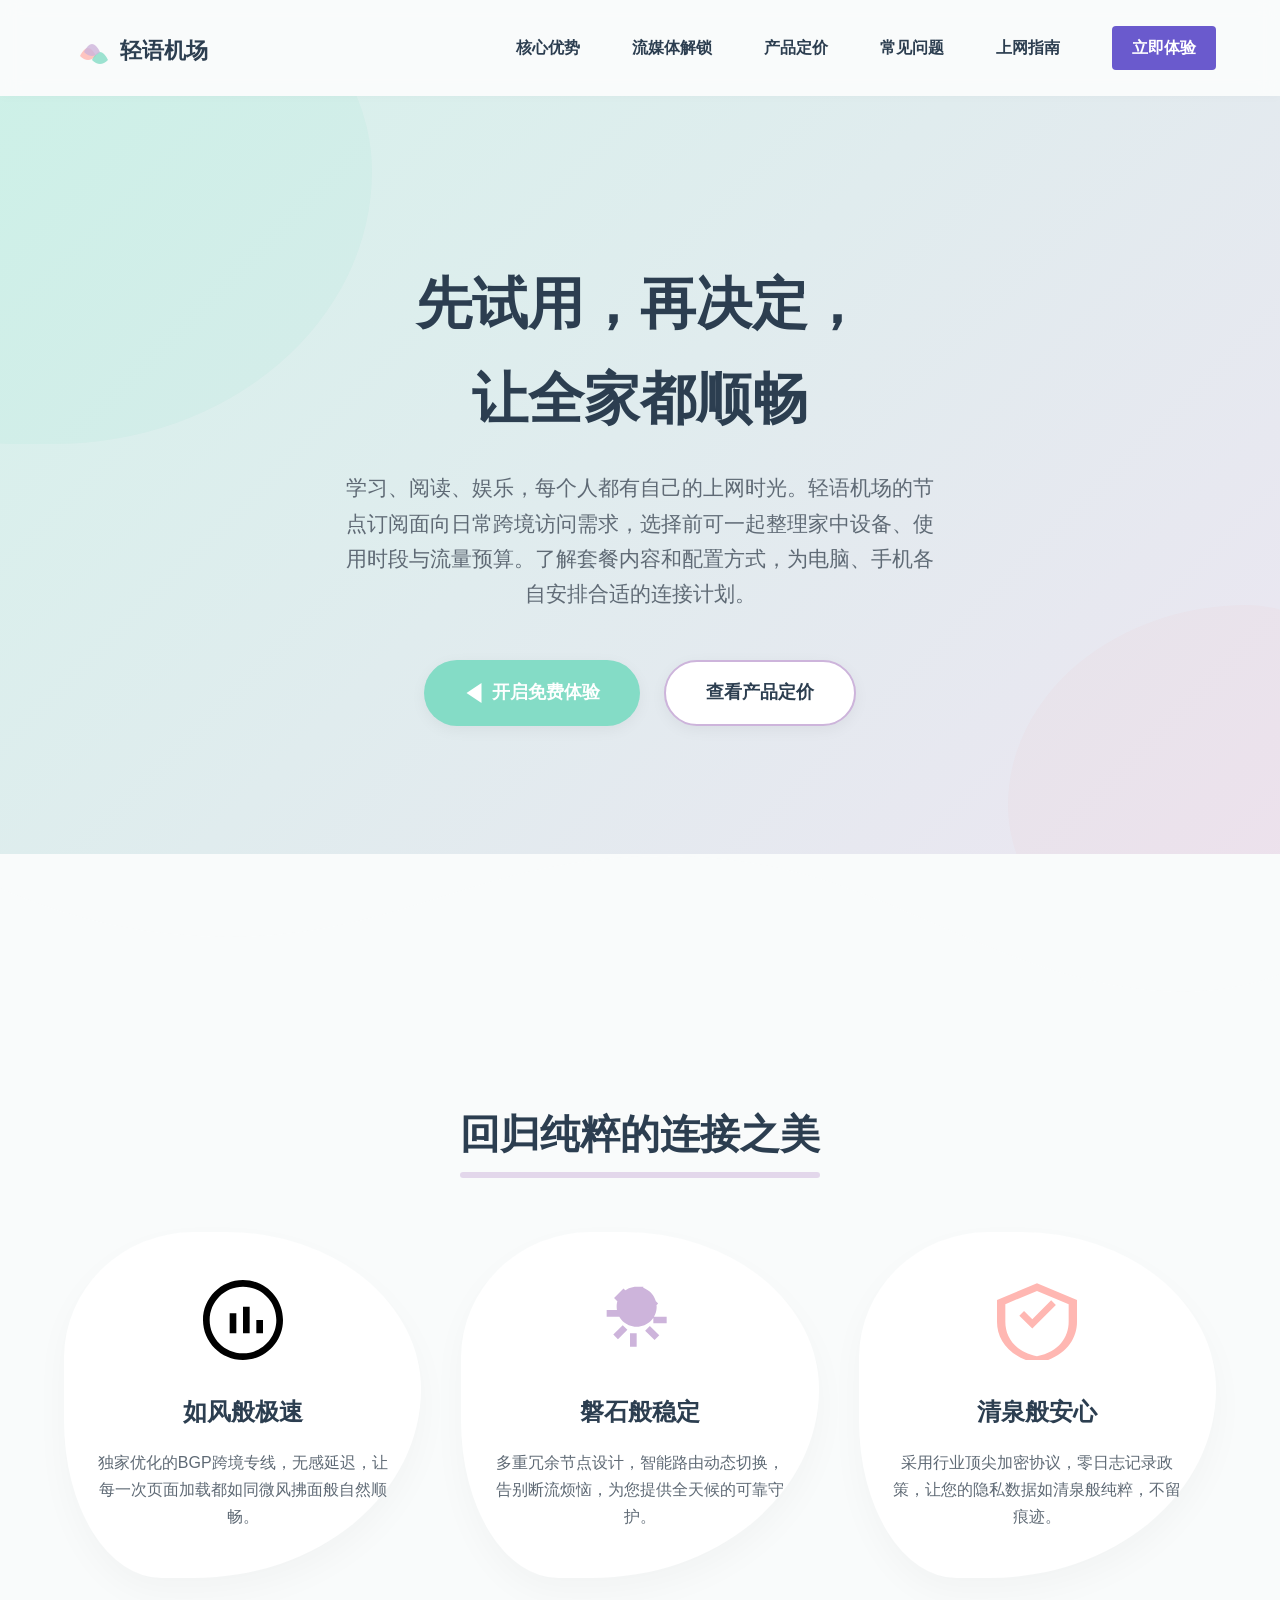
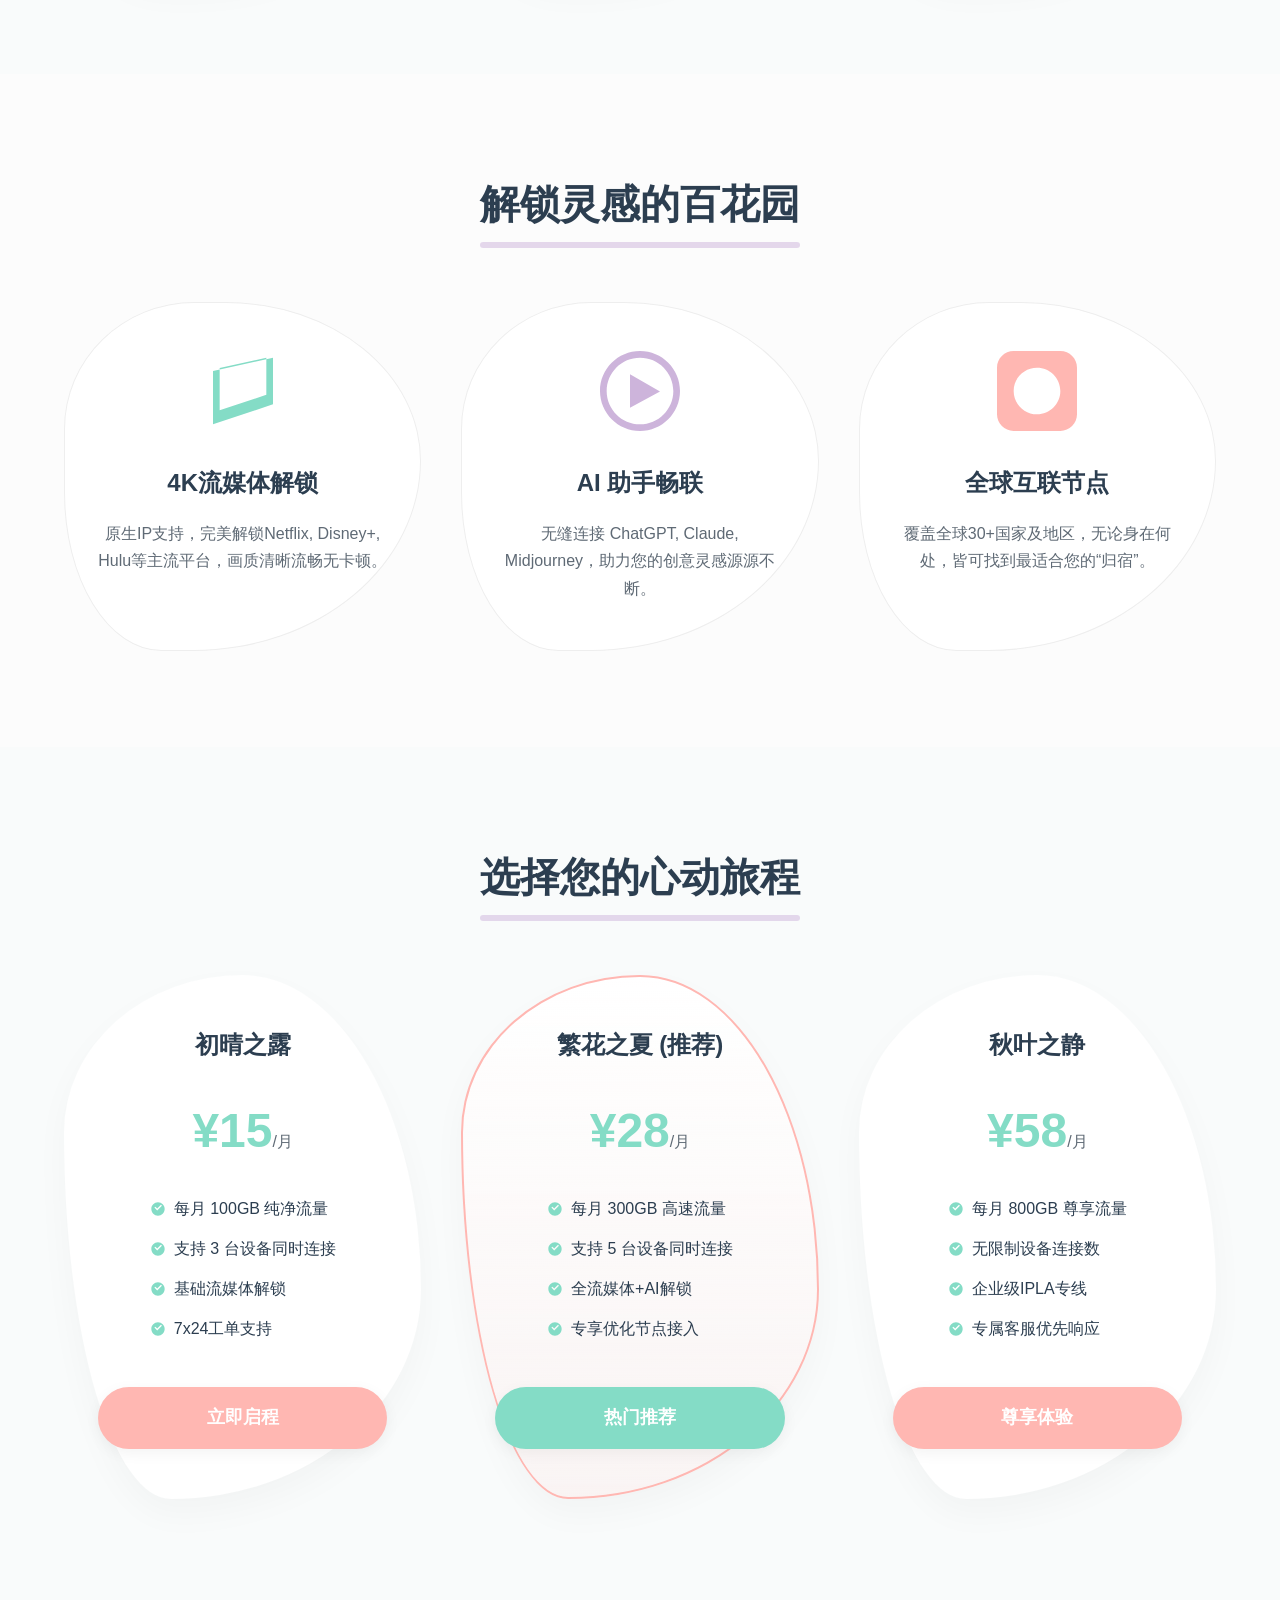
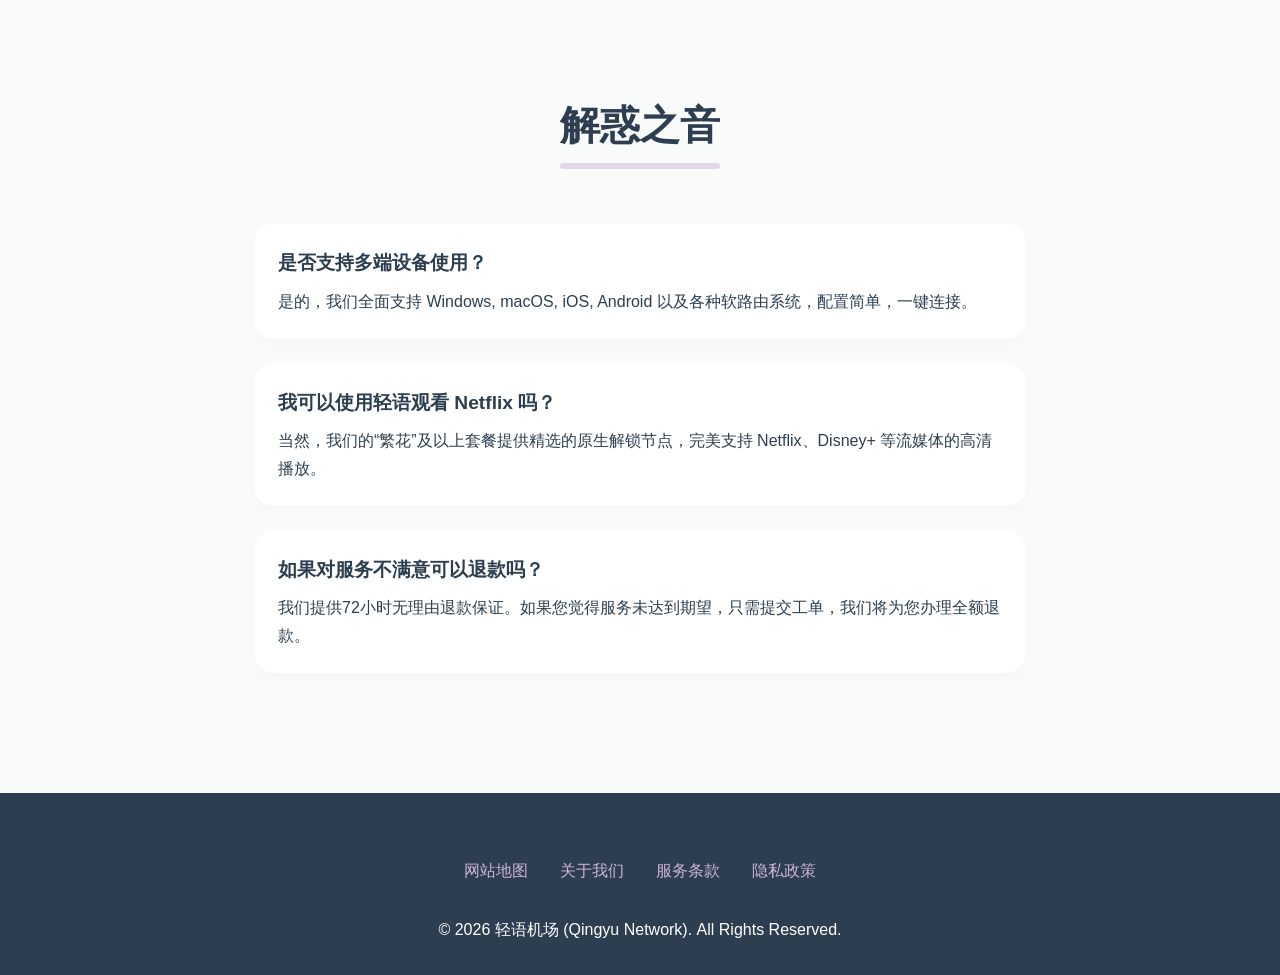
<file: index.html>
<!DOCTYPE html>

<html lang="zh-CN">
<head>
<meta charset="utf-8"/>
<meta content="width=device-width, initial-scale=1.0" name="viewport"/>
<title>轻语机场 - 全家人的上网指南 | 免费体验与家庭网络实用技巧</title>
<link href="style.css" rel="stylesheet"/>
<meta content="学习、阅读、娱乐，每个人都有自己的上网时光。轻语机场的节点订阅面向日常跨境访问需求，选择前可一起整理家中设备、使用时段与流量预算。了解套餐内容和配置方式，为电脑、手机各自安排合适的连接计划。" name="description"/>
<meta content="轻语机场, 机场推荐, 免费体验, 路由器摆放, FTTR, Wi-Fi信道, 测速工具" name="keywords"/>
<meta content="轻语机场 - 全家人的上网指南 | 免费体验与家庭网络实用技巧" property="og:title"/>
<meta content="学习、阅读、娱乐，每个人都有自己的上网时光。轻语机场的节点订阅面向日常跨境访问需求，选择前可一起整理家中设备、使用时段与流量预算。了解套餐内容和配置方式，为电脑、手机各自安排合适的连接计划。" property="og:description"/>
<meta content="website" property="og:type"/>
<meta content="https://qingyujichang.mom/" property="og:url"/>
<meta content="https://qingyujichang.mom/og-image.jpg" property="og:image"/>
<meta content="轻语机场" property="og:site_name"/>
<script type="application/ld+json">
    {
      "@context": "https://schema.org/",
      "@type": "Product",
      "name": "轻语机场",
      "description": "追剧卡顿？网课掉线？轻语机场为您带来无缝连接的网络加速体验。完美解锁各大流媒体，一键极速秒开海外高清资源。高性价比的友好型机场推荐，全天候守护您与家人的数字生活。",
      "brand": {
        "@type": "Brand",
        "name": "轻语机场"
      }
    }
    </script>
<style id="swc-mobile-layout-fix">@media(max-width:768px){.card::before{left:0;width:100%;}}</style>  <link rel="canonical" href="https://qingyujichang.mom/">
</head>
<body>
<header>
<div class="logo">
<svg aria-label="轻语机场 Logo" height="48" role="img" viewbox="0 0 200 60" width="160" xmlns="http://www.w3.org/2000/svg">
<path d="M 20 40 Q 30 20 40 40 Q 30 50 20 40 Z" fill="#FFB7B2" opacity="0.8"></path>
<path d="M 35 45 Q 45 25 55 45 Q 45 55 35 45 Z" fill="#84DCC6" opacity="0.8"></path>
<path d="M 25 35 Q 35 15 45 35 Q 35 45 25 35 Z" fill="#CDB4DB" opacity="0.8"></path>
<text fill="#2C3E50" font-family="'Microsoft YaHei', sans-serif" font-size="28" font-weight="bold" x="70" y="42">轻语机场</text>
</svg>
</div>
<input class="menu-toggle" id="mobile-menu-toggle" style="display:none;" type="checkbox"/>
<label class="menu-hamburger" for="mobile-menu-toggle">
<span></span><span></span><span></span>
</label>
<nav style="display:flex; gap: 20px; align-items: center;">
<a href="index.html#advantages" style="text-decoration:none; color:inherit; font-weight:bold;">核心优势</a>
<a href="index.html#streaming" style="text-decoration:none; color:inherit; font-weight:bold;">流媒体解锁</a>
<a href="index.html#pricing" style="text-decoration:none; color:inherit; font-weight:bold;">产品定价</a>
<a href="index.html#faq" style="text-decoration:none; color:inherit; font-weight:bold;">常见问题</a>
<a href="surfing-guide.html" style="text-decoration:none; color:inherit; font-weight:bold;">上网指南</a>
<a class="nav-cta" href="https://ww012.twilightaff.com/#/?code=A56DH1Af" rel="nofollow" target="_blank">立即体验</a>
</nav>
</header>
<section class="hero">
<h1>先试用，再决定，<br/>让全家都顺畅</h1>
<p>学习、阅读、娱乐，每个人都有自己的上网时光。轻语机场的节点订阅面向日常跨境访问需求，选择前可一起整理家中设备、使用时段与流量预算。了解套餐内容和配置方式，为电脑、手机各自安排合适的连接计划。</p>
<div class="cta-group">
<a class="btn btn-primary" href="https://ww012.twilightaff.com/#/?code=A56DH1Af" rel="nofollow" target="_blank">
<svg aria-label="轻语机场 Logo" role="img" style="width:20px;height:20px;margin-right:8px;fill:#fff;" viewbox="0 0 24 24"><path d="M3 12l18-12v24z"></path></svg> 开启免费体验
      </a>
<a class="btn btn-dofollow" href="#pricing">查看产品定价</a>
</div>
</section>
<div class="wave-divider">
<svg aria-label="轻语机场 Logo" preserveaspectratio="none" role="img" viewbox="0 0 1200 120">
<path d="M321.39,56.44c58-10.79,114.16-30.13,172-41.86,82.39-16.72,168.19-17.73,250.45-.39C823.78,31,906.67,72,985.66,92.83c70.05,18.48,146.53,26.09,214.34,3V0H0V27.35A600.21,600.21,0,0,0,321.39,56.44Z" fill="#F9FBFB"></path>
</svg>
</div>
<section id="advantages">
<h2 class="section-title">回归纯粹的连接之美</h2>
<div class="grid">
<div class="card">
<svg aria-label="轻语机场 Logo" role="img" viewbox="0 0 24 24"><path d="M12 2c5.514 0 10 4.486 10 10s-4.486 10-10 10-10-4.486-10-10 4.486-10 10-10zm0-2c-6.627 0-12 5.373-12 12s5.373 12 12 12 12-5.373 12-12-5.373-12-12-12zm-2 16h-2v-6h2v6zm4 0h-2v-8h2v8zm4 0h-2v-4h2v4z"></path></svg>
<h3>如风般极速</h3>
<p>独家优化的BGP跨境专线，无感延迟，让每一次页面加载都如同微风拂面般自然顺畅。</p>
</div>
<div class="card">
<svg aria-label="轻语机场 Logo" role="img" viewbox="0 0 24 24"><path d="M11 2v4h2v-4h-2zm3.61 2.22l-1.41 1.41 2.83 2.83 1.41-1.41-2.83-2.83zm5.39 6.78h-4v2h4v-2zm-2.22 5.61l-2.83-2.83-1.41 1.41 2.83 2.83 1.41-1.41zm-6.78 3.39v-4h-2v4h2zm-5.61-2.22l2.83-2.83-1.41-1.41-2.83 2.83 1.41 1.41zm-3.39-6.78h4v-2h-4v2zm2.22-5.61l1.41 1.41 2.83-2.83-1.41-1.41-2.83 2.83zm6.78-3.39c-3.31 0-6 2.69-6 6s2.69 6 6 6 6-2.69 6-6-2.69-6-6-6z" fill="#CDB4DB"></path></svg>
<h3>磐石般稳定</h3>
<p>多重冗余节点设计，智能路由动态切换，告别断流烦恼，为您提供全天候的可靠守护。</p>
</div>
<div class="card">
<svg aria-label="轻语机场 Logo" role="img" viewbox="0 0 24 24"><path d="M12 1l-12 5v6.5c0 5.55 3.84 10.74 12 12.5 8.16-1.76 12-6.95 12-12.5v-6.5l-12-5zm0 2.28l9.5 3.96v5.26c0 4.67-2.92 9-9.5 10.37-6.58-1.37-9.5-5.7-9.5-10.37v-5.26l9.5-3.96zm-1.41 11.3l-3.89-3.88 1.41-1.41 2.48 2.47 5.66-5.66 1.41 1.41-7.07 7.07z" fill="#FFB7B2"></path></svg>
<h3>清泉般安心</h3>
<p>采用行业顶尖加密协议，零日志记录政策，让您的隐私数据如清泉般纯粹，不留痕迹。</p>
</div>
</div>
</section>
<section id="streaming" style="background-color: #fcfcfc;">
<h2 class="section-title">解锁灵感的百花园</h2>
<div class="grid">
<div class="card" style="box-shadow: none; border: 1px solid #eee;">
<svg aria-label="轻语机场 Logo" role="img" viewbox="0 0 24 24"><path d="M21 16v-14l-18 4v16l18-6zm-16-10.87l14-3.11v11.12l-14 4.67v-12.68z" fill="#84DCC6"></path></svg>
<h3>4K流媒体解锁</h3>
<p>原生IP支持，完美解锁Netflix, Disney+, Hulu等主流平台，画质清晰流畅无卡顿。</p>
</div>
<div class="card" style="box-shadow: none; border: 1px solid #eee;">
<svg aria-label="轻语机场 Logo" role="img" viewbox="0 0 24 24"><path d="M12 2c5.514 0 10 4.486 10 10s-4.486 10-10 10-10-4.486-10-10 4.486-10 10-10zm0-2c-6.627 0-12 5.373-12 12s5.373 12 12 12 12-5.373 12-12-5.373-12-12-12zm-3 17v-10l9 5.146-9 4.854z" fill="#CDB4DB"></path></svg>
<h3>AI 助手畅联</h3>
<p>无缝连接 ChatGPT, Claude, Midjourney，助力您的创意灵感源源不断。</p>
</div>
<div class="card" style="box-shadow: none; border: 1px solid #eee;">
<svg aria-label="轻语机场 Logo" role="img" viewbox="0 0 24 24"><path d="M19 0h-14c-2.761 0-5 2.239-5 5v14c0 2.761 2.239 5 5 5h14c2.762 0 5-2.239 5-5v-14c0-2.761-2.238-5-5-5zm-7 19c-3.86 0-7-3.14-7-7s3.14-7 7-7 7 3.14 7 7-3.14 7-7 7z" fill="#FFB7B2"></path></svg>
<h3>全球互联节点</h3>
<p>覆盖全球30+国家及地区，无论身在何处，皆可找到最适合您的“归宿”。</p>
</div>
</div>
</section>
<section id="pricing">
<h2 class="section-title">选择您的心动旅程</h2>
<div class="grid">
<div class="card price-card">
<h3>初晴之露</h3>
<div class="price">¥15<span>/月</span></div>
<ul class="features-list">
<li>每月 100GB 纯净流量</li>
<li>支持 3 台设备同时连接</li>
<li>基础流媒体解锁</li>
<li>7x24工单支持</li>
</ul>
<a class="btn btn-secondary" href="https://ww012.twilightaff.com/#/?code=A56DH1Af" rel="nofollow" style="width:100%" target="_blank">立即启程</a>
</div>
<div class="card price-card featured">
<h3>繁花之夏 (推荐)</h3>
<div class="price">¥28<span>/月</span></div>
<ul class="features-list">
<li>每月 300GB 高速流量</li>
<li>支持 5 台设备同时连接</li>
<li>全流媒体+AI解锁</li>
<li>专享优化节点接入</li>
</ul>
<a class="btn btn-primary" href="https://ww012.twilightaff.com/#/?code=A56DH1Af" rel="nofollow" style="width:100%" target="_blank">热门推荐</a>
</div>
<div class="card price-card">
<h3>秋叶之静</h3>
<div class="price">¥58<span>/月</span></div>
<ul class="features-list">
<li>每月 800GB 尊享流量</li>
<li>无限制设备连接数</li>
<li>企业级IPLA专线</li>
<li>专属客服优先响应</li>
</ul>
<a class="btn btn-secondary" href="https://ww012.twilightaff.com/#/?code=A56DH1Af" rel="nofollow" style="width:100%" target="_blank">尊享体验</a>
</div>
</div>
</section>
<section id="faq" style="max-width: 900px; margin: 0 auto;">
<h2 class="section-title">解惑之音</h2>
<div class="faq-item">
<h4>是否支持多端设备使用？</h4>
<p>是的，我们全面支持 Windows, macOS, iOS, Android 以及各种软路由系统，配置简单，一键连接。</p>
</div>
<div class="faq-item">
<h4>我可以使用轻语观看 Netflix 吗？</h4>
<p>当然，我们的“繁花”及以上套餐提供精选的原生解锁节点，完美支持 Netflix、Disney+ 等流媒体的高清播放。</p>
</div>
<div class="faq-item">
<h4>如果对服务不满意可以退款吗？</h4>
<p>我们提供72小时无理由退款保证。如果您觉得服务未达到期望，只需提交工单，我们将为您办理全额退款。</p>
</div>
</section>
<footer>
<div class="footer-links">
<a href="sitemap.html">网站地图</a>
<a href="about.html">关于我们</a>
<a href="terms.html">服务条款</a>
<a href="privacy.html">隐私政策</a>
</div>
<p>© 2026 轻语机场 (Qingyu Network). All Rights Reserved.</p>
</footer>
</body>
</html>
</file>
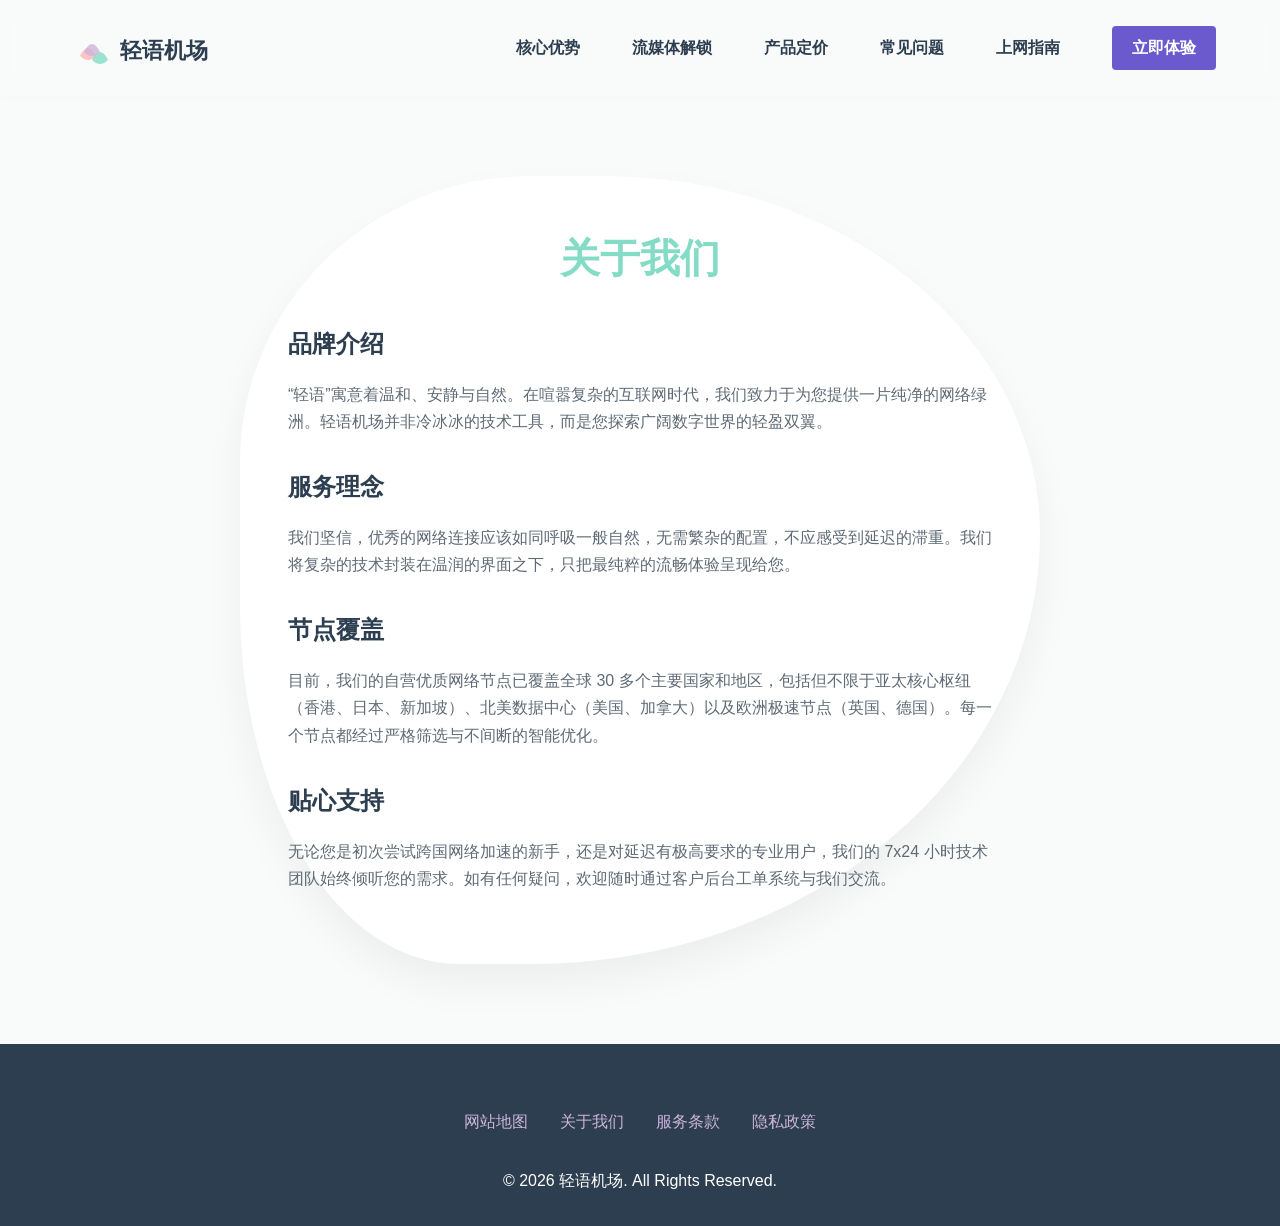
<file: about.html>
<!DOCTYPE html>
<html lang="zh-CN">
<head>
  <meta charset="UTF-8">
  <meta name="viewport" content="width=device-width, initial-scale=1.0">
  <title>关于我们 - 轻语机场</title>
  <link rel="stylesheet" href="style.css">
  <link rel="canonical" href="https://qingyujichang.mom/about.html">
</head>
<body>
  <header>
    <div class="logo">
      <svg viewBox="0 0 200 60" width="160" height="48" xmlns="http://www.w3.org/2000/svg">
        <path d="M 20 40 Q 30 20 40 40 Q 30 50 20 40 Z" fill="#FFB7B2" opacity="0.8"/>
        <path d="M 35 45 Q 45 25 55 45 Q 45 55 35 45 Z" fill="#84DCC6" opacity="0.8"/>
        <path d="M 25 35 Q 35 15 45 35 Q 35 45 25 35 Z" fill="#CDB4DB" opacity="0.8"/>
        <text x="70" y="42" font-size="28" font-family="'Microsoft YaHei', sans-serif" font-weight="bold" fill="#2C3E50">轻语机场</text>
      </svg>
    </div>
    
            <input type="checkbox" id="mobile-menu-toggle" class="menu-toggle" style="display:none;">
            <label for="mobile-menu-toggle" class="menu-hamburger">
                <span></span><span></span><span></span>
            </label>
            <nav style="display:flex; gap: 20px; align-items: center;">
<a href="index.html#advantages" style="text-decoration:none; color:inherit; font-weight:bold;">核心优势</a>
            <a href="index.html#streaming" style="text-decoration:none; color:inherit; font-weight:bold;">流媒体解锁</a>
            <a href="index.html#pricing" style="text-decoration:none; color:inherit; font-weight:bold;">产品定价</a>
            <a href="index.html#faq" style="text-decoration:none; color:inherit; font-weight:bold;">常见问题</a>
<a href="surfing-guide.html" style="text-decoration:none; color:inherit; font-weight:bold;">上网指南</a>
<a href="https://ww012.twilightaff.com/#/?code=A56DH1Af" rel="nofollow" target="_blank" class="nav-cta">立即体验</a>
</nav>
  </header>

  <div class="page-container">
    <h1>关于我们</h1>
    <h2>品牌介绍</h2>
    <p>“轻语”寓意着温和、安静与自然。在喧嚣复杂的互联网时代，我们致力于为您提供一片纯净的网络绿洲。轻语机场并非冷冰冰的技术工具，而是您探索广阔数字世界的轻盈双翼。</p>
    
    <h2>服务理念</h2>
    <p>我们坚信，优秀的网络连接应该如同呼吸一般自然，无需繁杂的配置，不应感受到延迟的滞重。我们将复杂的技术封装在温润的界面之下，只把最纯粹的流畅体验呈现给您。</p>
    
    <h2>节点覆盖</h2>
    <p>目前，我们的自营优质网络节点已覆盖全球 30 多个主要国家和地区，包括但不限于亚太核心枢纽（香港、日本、新加坡）、北美数据中心（美国、加拿大）以及欧洲极速节点（英国、德国）。每一个节点都经过严格筛选与不间断的智能优化。</p>
    
    <h2>贴心支持</h2>
    <p>无论您是初次尝试跨国网络加速的新手，还是对延迟有极高要求的专业用户，我们的 7x24 小时技术团队始终倾听您的需求。如有任何疑问，欢迎随时通过客户后台工单系统与我们交流。</p>
  </div>

  <footer>
    <div class="footer-links">
      <a href="sitemap.html">网站地图</a>
      <a href="about.html">关于我们</a>
      <a href="terms.html">服务条款</a>
      <a href="privacy.html">隐私政策</a>
    </div>
    <p>&copy; 2026 轻语机场. All Rights Reserved.</p>
  </footer>
</body>
</html>
</file>
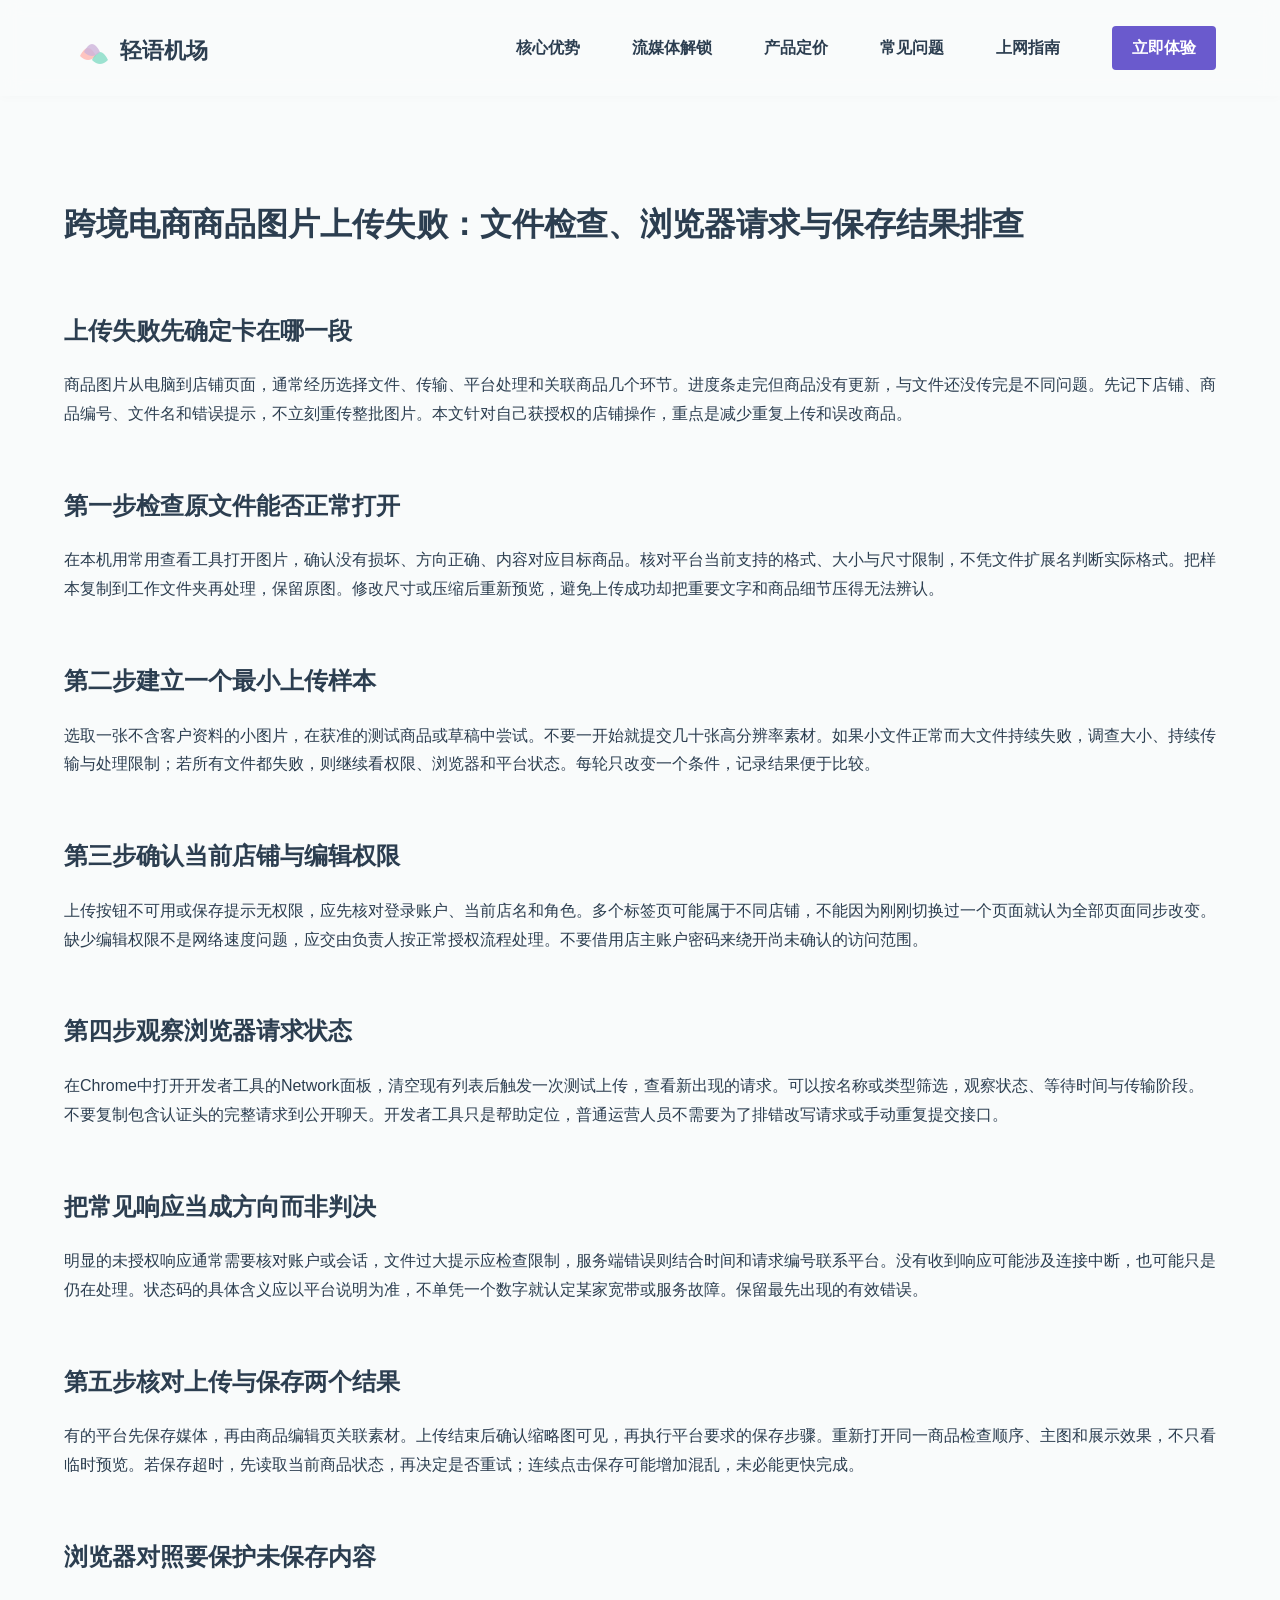
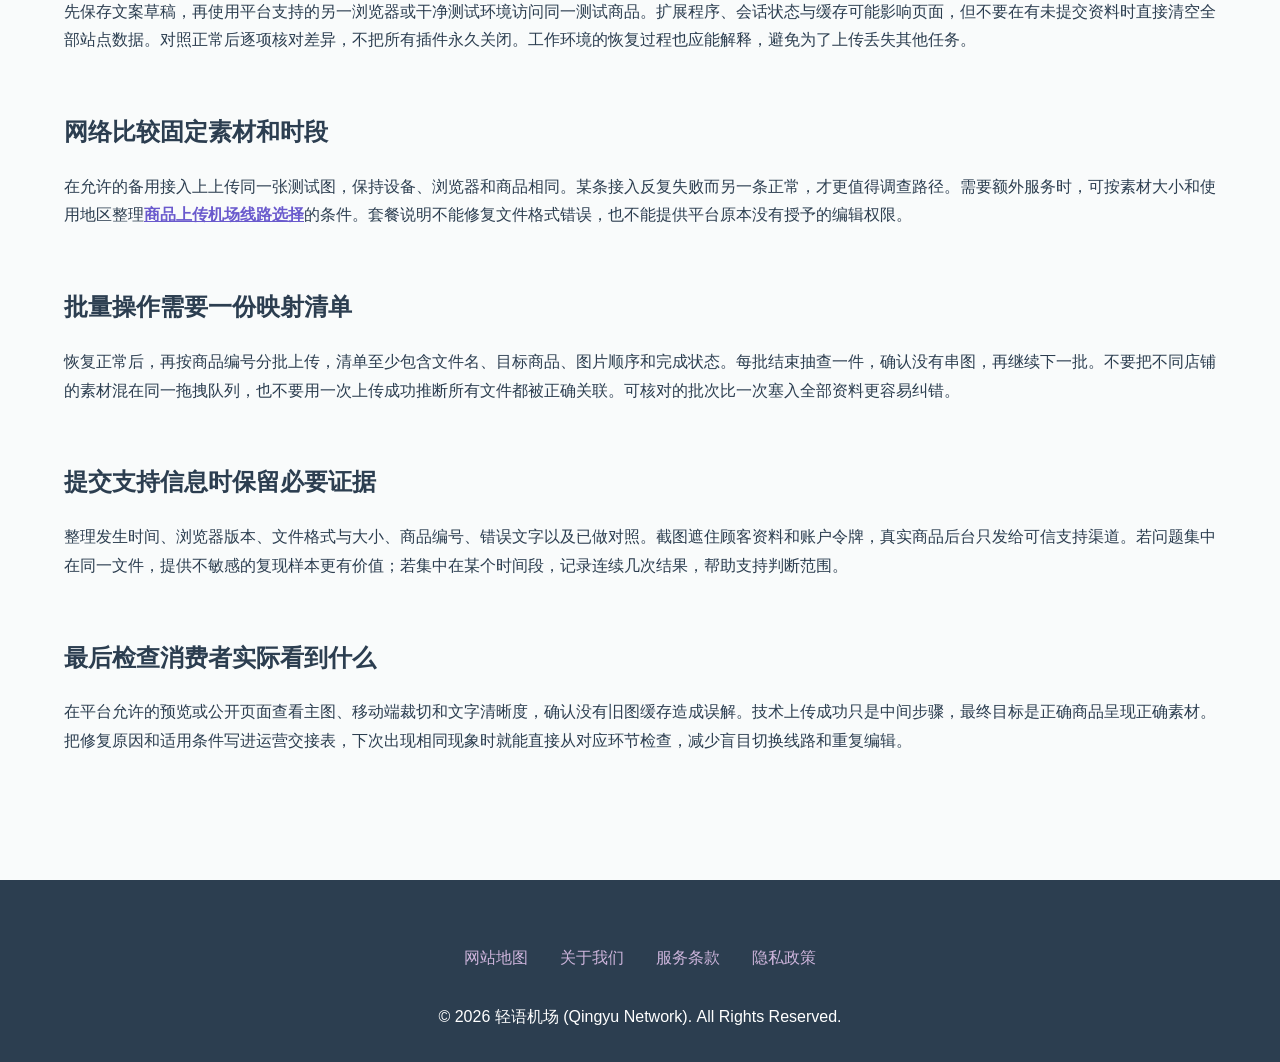
<file: cross-border-ecommerce-network.html>
<!DOCTYPE html>

<html lang="zh-CN">
<head>
<meta charset="utf-8"/>
<meta content="width=device-width, initial-scale=1.0" name="viewport"/>
<title>跨境电商商品图片上传失败：文件检查、浏览器请求与保存结果排查</title>
<meta content="跨境电商商品图片上传失败：文件检查、浏览器请求与保存结果排查：逐步核对设备、任务与结果，提供可执行的检查方法和常见误区说明。" name="description"/>
<link href="style.css" rel="stylesheet"/>
  <link rel="canonical" href="https://qingyujichang.mom/cross-border-ecommerce-network.html">
</head>
<body>
<header>
<div class="logo">
<svg height="48" viewbox="0 0 200 60" width="160" xmlns="http://www.w3.org/2000/svg">
<path d="M 20 40 Q 30 20 40 40 Q 30 50 20 40 Z" fill="#FFB7B2" opacity="0.8"></path>
<path d="M 35 45 Q 45 25 55 45 Q 45 55 35 45 Z" fill="#84DCC6" opacity="0.8"></path>
<path d="M 25 35 Q 35 15 45 35 Q 35 45 25 35 Z" fill="#CDB4DB" opacity="0.8"></path>
<text fill="#2C3E50" font-family="'Microsoft YaHei', sans-serif" font-size="28" font-weight="bold" x="70" y="42">轻语机场</text>
</svg>
</div>
<input class="menu-toggle" id="mobile-menu-toggle" style="display:none;" type="checkbox"/>
<label class="menu-hamburger" for="mobile-menu-toggle">
<span></span><span></span><span></span>
</label>
<nav style="display:flex; gap: 20px; align-items: center;">
<a href="index.html#advantages" style="text-decoration:none; color:inherit; font-weight:bold;">核心优势</a>
<a href="index.html#streaming" style="text-decoration:none; color:inherit; font-weight:bold;">流媒体解锁</a>
<a href="index.html#pricing" style="text-decoration:none; color:inherit; font-weight:bold;">产品定价</a>
<a href="index.html#faq" style="text-decoration:none; color:inherit; font-weight:bold;">常见问题</a>
<a href="surfing-guide.html" style="text-decoration:none; color:inherit; font-weight:bold;">上网指南</a>
<a class="nav-cta" href="https://ww012.twilightaff.com/#/?code=A56DH1Af" rel="nofollow" target="_blank">立即体验</a>
</nav>
</header>
<div class="article-content container" style="padding: 100px 5%; line-height: 1.8;"><h1 style="color:#2C3E50; margin-bottom: 30px;">跨境电商商品图片上传失败：文件检查、浏览器请求与保存结果排查</h1><div data-swc-article-body="2026-11-16"><h2>上传失败先确定卡在哪一段</h2><p>商品图片从电脑到店铺页面，通常经历选择文件、传输、平台处理和关联商品几个环节。进度条走完但商品没有更新，与文件还没传完是不同问题。先记下店铺、商品编号、文件名和错误提示，不立刻重传整批图片。本文针对自己获授权的店铺操作，重点是减少重复上传和误改商品。</p><h2>第一步检查原文件能否正常打开</h2><p>在本机用常用查看工具打开图片，确认没有损坏、方向正确、内容对应目标商品。核对平台当前支持的格式、大小与尺寸限制，不凭文件扩展名判断实际格式。把样本复制到工作文件夹再处理，保留原图。修改尺寸或压缩后重新预览，避免上传成功却把重要文字和商品细节压得无法辨认。</p><h2>第二步建立一个最小上传样本</h2><p>选取一张不含客户资料的小图片，在获准的测试商品或草稿中尝试。不要一开始就提交几十张高分辨率素材。如果小文件正常而大文件持续失败，调查大小、持续传输与处理限制；若所有文件都失败，则继续看权限、浏览器和平台状态。每轮只改变一个条件，记录结果便于比较。</p><h2>第三步确认当前店铺与编辑权限</h2><p>上传按钮不可用或保存提示无权限，应先核对登录账户、当前店名和角色。多个标签页可能属于不同店铺，不能因为刚刚切换过一个页面就认为全部页面同步改变。缺少编辑权限不是网络速度问题，应交由负责人按正常授权流程处理。不要借用店主账户密码来绕开尚未确认的访问范围。</p><h2>第四步观察浏览器请求状态</h2><p>在Chrome中打开开发者工具的Network面板，清空现有列表后触发一次测试上传，查看新出现的请求。可以按名称或类型筛选，观察状态、等待时间与传输阶段。不要复制包含认证头的完整请求到公开聊天。开发者工具只是帮助定位，普通运营人员不需要为了排错改写请求或手动重复提交接口。</p><h2>把常见响应当成方向而非判决</h2><p>明显的未授权响应通常需要核对账户或会话，文件过大提示应检查限制，服务端错误则结合时间和请求编号联系平台。没有收到响应可能涉及连接中断，也可能只是仍在处理。状态码的具体含义应以平台说明为准，不单凭一个数字就认定某家宽带或服务故障。保留最先出现的有效错误。</p><h2>第五步核对上传与保存两个结果</h2><p>有的平台先保存媒体，再由商品编辑页关联素材。上传结束后确认缩略图可见，再执行平台要求的保存步骤。重新打开同一商品检查顺序、主图和展示效果，不只看临时预览。若保存超时，先读取当前商品状态，再决定是否重试；连续点击保存可能增加混乱，未必能更快完成。</p><h2>浏览器对照要保护未保存内容</h2><p>先保存文案草稿，再使用平台支持的另一浏览器或干净测试环境访问同一测试商品。扩展程序、会话状态与缓存可能影响页面，但不要在有未提交资料时直接清空全部站点数据。对照正常后逐项核对差异，不把所有插件永久关闭。工作环境的恢复过程也应能解释，避免为了上传丢失其他任务。</p><h2>网络比较固定素材和时段</h2><p>在允许的备用接入上上传同一张测试图，保持设备、浏览器和商品相同。某条接入反复失败而另一条正常，才更值得调查路径。需要额外服务时，可按素材大小和使用地区整理<a href="https://dajichang.mom/">商品上传机场线路选择</a>的条件。套餐说明不能修复文件格式错误，也不能提供平台原本没有授予的编辑权限。</p><h2>批量操作需要一份映射清单</h2><p>恢复正常后，再按商品编号分批上传，清单至少包含文件名、目标商品、图片顺序和完成状态。每批结束抽查一件，确认没有串图，再继续下一批。不要把不同店铺的素材混在同一拖拽队列，也不要用一次上传成功推断所有文件都被正确关联。可核对的批次比一次塞入全部资料更容易纠错。</p><h2>提交支持信息时保留必要证据</h2><p>整理发生时间、浏览器版本、文件格式与大小、商品编号、错误文字以及已做对照。截图遮住顾客资料和账户令牌，真实商品后台只发给可信支持渠道。若问题集中在同一文件，提供不敏感的复现样本更有价值；若集中在某个时间段，记录连续几次结果，帮助支持判断范围。</p><h2>最后检查消费者实际看到什么</h2><p>在平台允许的预览或公开页面查看主图、移动端裁切和文字清晰度，确认没有旧图缓存造成误解。技术上传成功只是中间步骤，最终目标是正确商品呈现正确素材。把修复原因和适用条件写进运营交接表，下次出现相同现象时就能直接从对应环节检查，减少盲目切换线路和重复编辑。</p></div></div>
<footer>
<div class="footer-links">
<a href="sitemap.html">网站地图</a>
<a href="about.html">关于我们</a>
<a href="terms.html">服务条款</a>
<a href="privacy.html">隐私政策</a>
</div>
<p>© 2026 轻语机场 (Qingyu Network). All Rights Reserved.</p>
</footer>
</body>
</html>
</file>
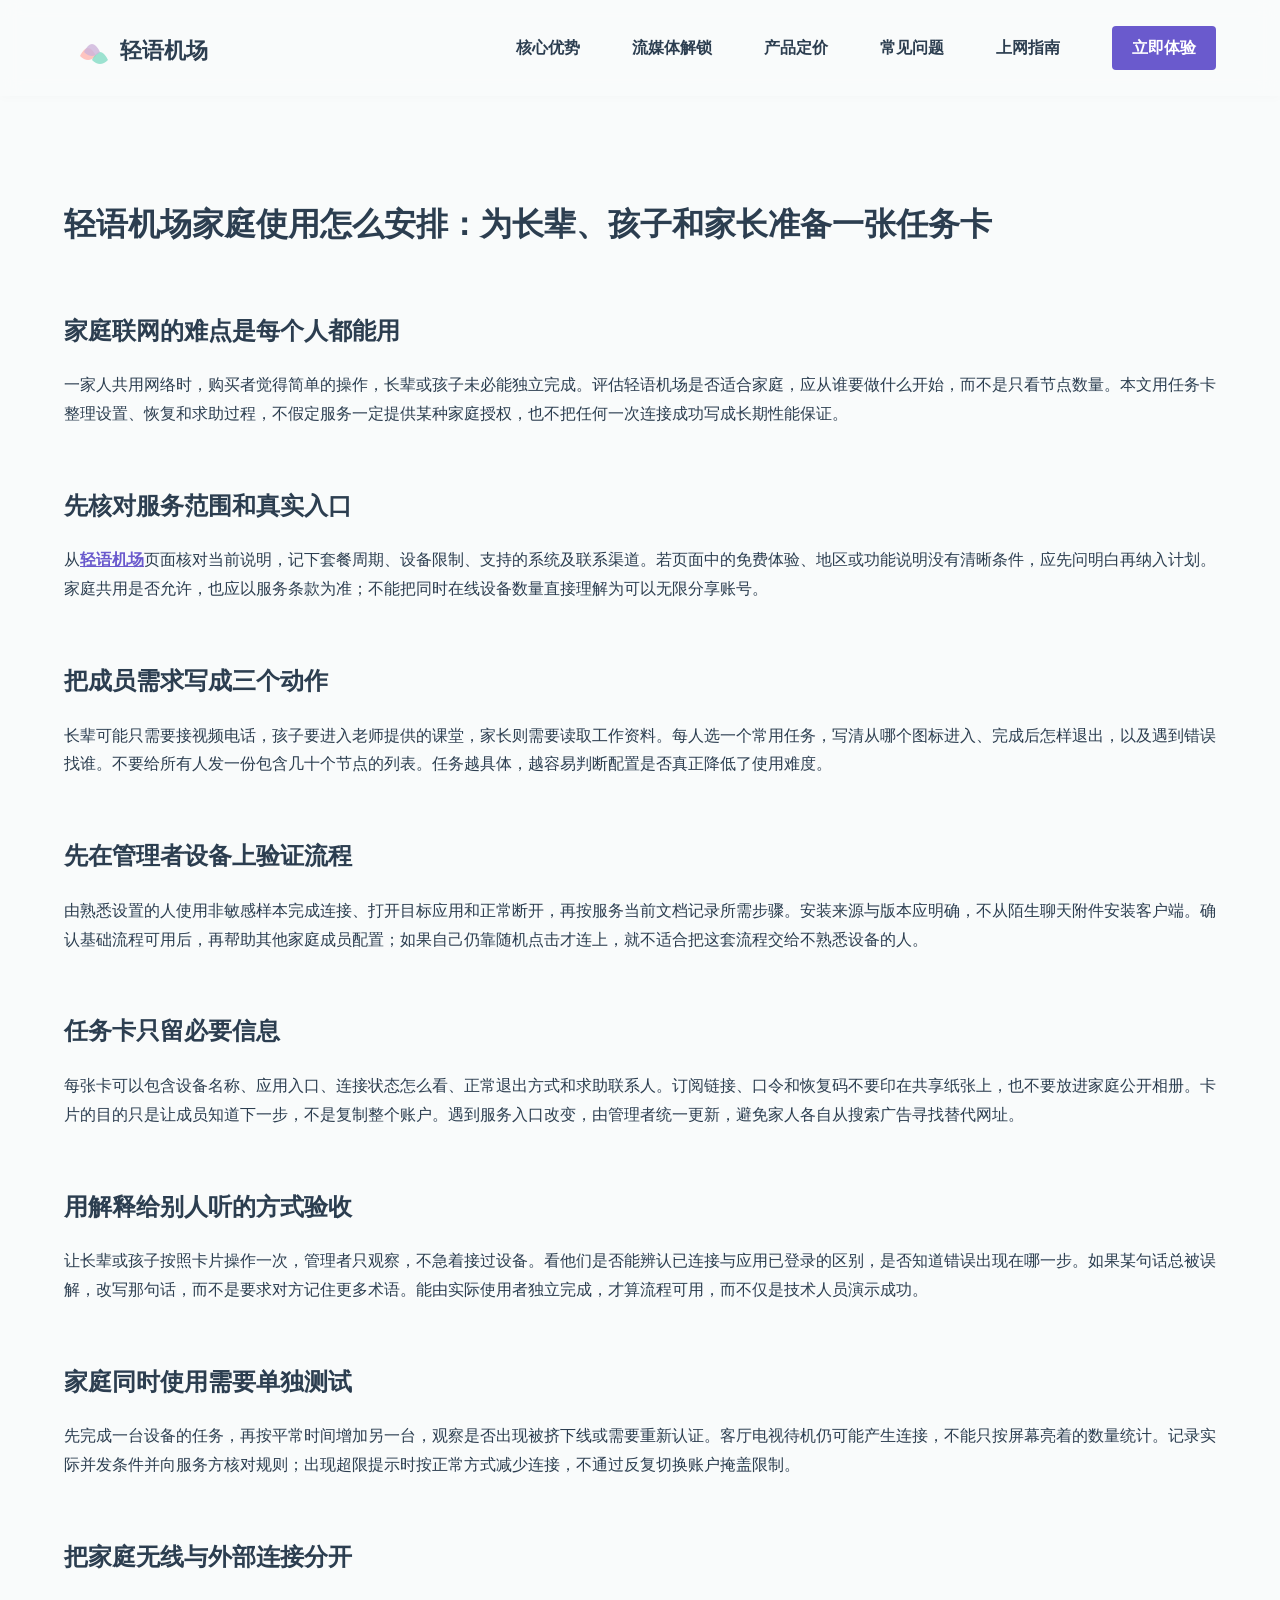
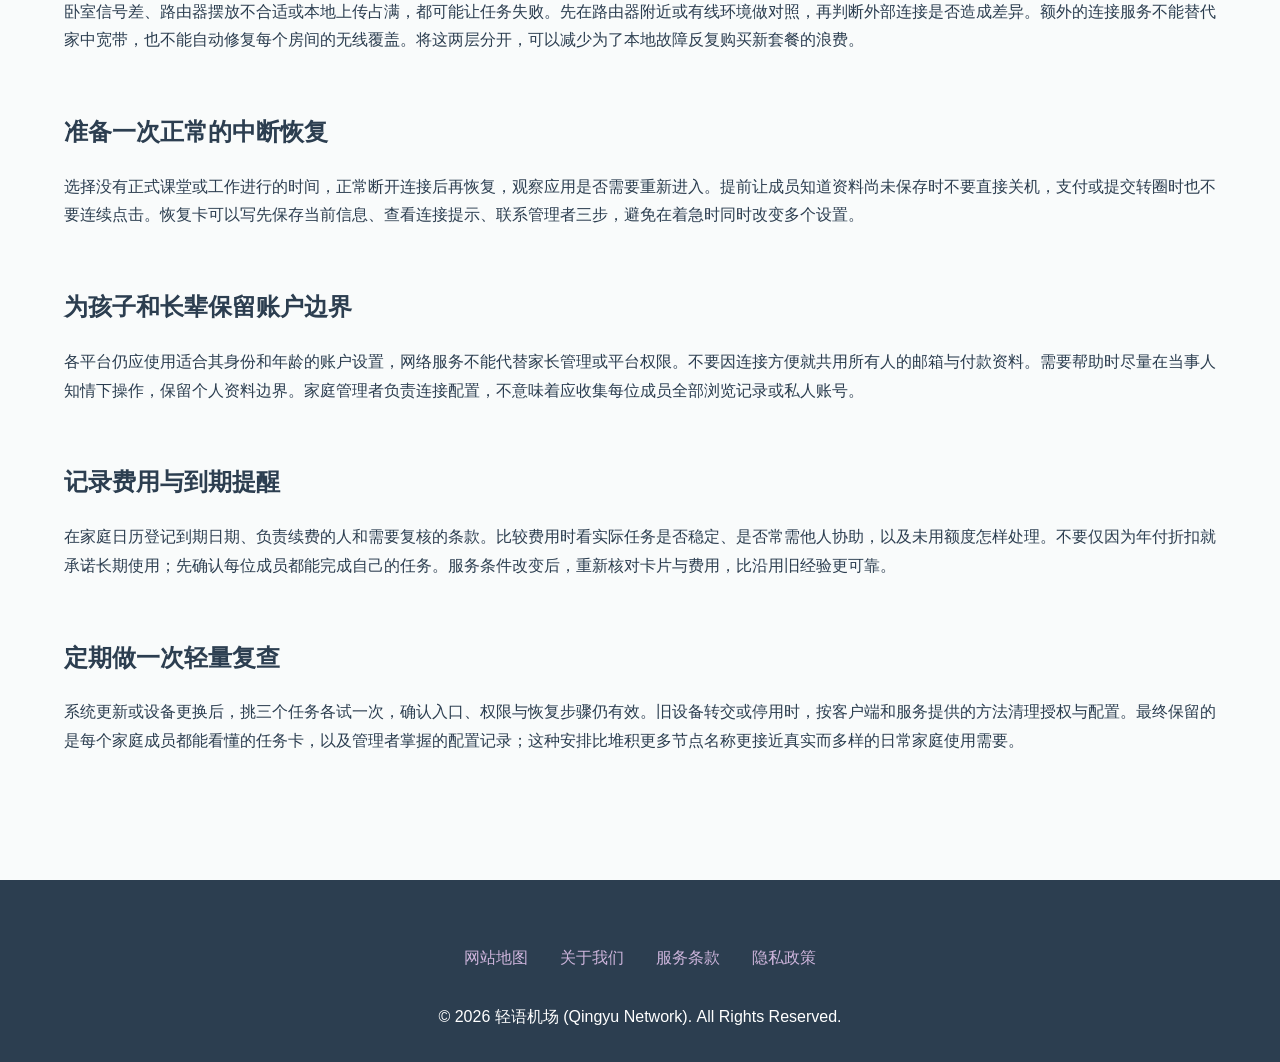
<file: family-digital-passport.html>
<!DOCTYPE html>

<html lang="zh-CN">
<head>
<meta charset="utf-8"/>
<meta content="width=device-width, initial-scale=1.0" name="viewport"/>
<title>轻语机场家庭使用怎么安排：为长辈、孩子和家长准备一张任务卡</title>
<meta content="轻语机场家庭使用怎么安排：为长辈、孩子和家长准备一张任务卡：逐步核对设备、任务与结果，提供可执行的检查方法和常见误区说明。" name="description"/>
<link href="style.css" rel="stylesheet"/>
  <link rel="canonical" href="https://qingyujichang.mom/family-digital-passport.html">
</head>
<body>
<header>
<div class="logo">
<svg height="48" viewbox="0 0 200 60" width="160" xmlns="http://www.w3.org/2000/svg">
<path d="M 20 40 Q 30 20 40 40 Q 30 50 20 40 Z" fill="#FFB7B2" opacity="0.8"></path>
<path d="M 35 45 Q 45 25 55 45 Q 45 55 35 45 Z" fill="#84DCC6" opacity="0.8"></path>
<path d="M 25 35 Q 35 15 45 35 Q 35 45 25 35 Z" fill="#CDB4DB" opacity="0.8"></path>
<text fill="#2C3E50" font-family="'Microsoft YaHei', sans-serif" font-size="28" font-weight="bold" x="70" y="42">轻语机场</text>
</svg>
</div>
<input class="menu-toggle" id="mobile-menu-toggle" style="display:none;" type="checkbox"/>
<label class="menu-hamburger" for="mobile-menu-toggle">
<span></span><span></span><span></span>
</label>
<nav style="display:flex; gap: 20px; align-items: center;">
<a href="index.html#advantages" style="text-decoration:none; color:inherit; font-weight:bold;">核心优势</a>
<a href="index.html#streaming" style="text-decoration:none; color:inherit; font-weight:bold;">流媒体解锁</a>
<a href="index.html#pricing" style="text-decoration:none; color:inherit; font-weight:bold;">产品定价</a>
<a href="index.html#faq" style="text-decoration:none; color:inherit; font-weight:bold;">常见问题</a>
<a href="surfing-guide.html" style="text-decoration:none; color:inherit; font-weight:bold;">上网指南</a>
<a class="nav-cta" href="https://ww012.twilightaff.com/#/?code=A56DH1Af" rel="nofollow" target="_blank">立即体验</a>
</nav>
</header>
<div class="article-content container" style="padding: 100px 5%; line-height: 1.8;"><h1 style="color:#2C3E50; margin-bottom: 30px;">轻语机场家庭使用怎么安排：为长辈、孩子和家长准备一张任务卡</h1><div data-swc-article-body="2026-11-16"><h2>家庭联网的难点是每个人都能用</h2><p>一家人共用网络时，购买者觉得简单的操作，长辈或孩子未必能独立完成。评估轻语机场是否适合家庭，应从谁要做什么开始，而不是只看节点数量。本文用任务卡整理设置、恢复和求助过程，不假定服务一定提供某种家庭授权，也不把任何一次连接成功写成长期性能保证。</p><h2>先核对服务范围和真实入口</h2><p>从<a href="https://qingyujichang.mom/">轻语机场</a>页面核对当前说明，记下套餐周期、设备限制、支持的系统及联系渠道。若页面中的免费体验、地区或功能说明没有清晰条件，应先问明白再纳入计划。家庭共用是否允许，也应以服务条款为准；不能把同时在线设备数量直接理解为可以无限分享账号。</p><h2>把成员需求写成三个动作</h2><p>长辈可能只需要接视频电话，孩子要进入老师提供的课堂，家长则需要读取工作资料。每人选一个常用任务，写清从哪个图标进入、完成后怎样退出，以及遇到错误找谁。不要给所有人发一份包含几十个节点的列表。任务越具体，越容易判断配置是否真正降低了使用难度。</p><h2>先在管理者设备上验证流程</h2><p>由熟悉设置的人使用非敏感样本完成连接、打开目标应用和正常断开，再按服务当前文档记录所需步骤。安装来源与版本应明确，不从陌生聊天附件安装客户端。确认基础流程可用后，再帮助其他家庭成员配置；如果自己仍靠随机点击才连上，就不适合把这套流程交给不熟悉设备的人。</p><h2>任务卡只留必要信息</h2><p>每张卡可以包含设备名称、应用入口、连接状态怎么看、正常退出方式和求助联系人。订阅链接、口令和恢复码不要印在共享纸张上，也不要放进家庭公开相册。卡片的目的只是让成员知道下一步，不是复制整个账户。遇到服务入口改变，由管理者统一更新，避免家人各自从搜索广告寻找替代网址。</p><h2>用解释给别人听的方式验收</h2><p>让长辈或孩子按照卡片操作一次，管理者只观察，不急着接过设备。看他们是否能辨认已连接与应用已登录的区别，是否知道错误出现在哪一步。如果某句话总被误解，改写那句话，而不是要求对方记住更多术语。能由实际使用者独立完成，才算流程可用，而不仅是技术人员演示成功。</p><h2>家庭同时使用需要单独测试</h2><p>先完成一台设备的任务，再按平常时间增加另一台，观察是否出现被挤下线或需要重新认证。客厅电视待机仍可能产生连接，不能只按屏幕亮着的数量统计。记录实际并发条件并向服务方核对规则；出现超限提示时按正常方式减少连接，不通过反复切换账户掩盖限制。</p><h2>把家庭无线与外部连接分开</h2><p>卧室信号差、路由器摆放不合适或本地上传占满，都可能让任务失败。先在路由器附近或有线环境做对照，再判断外部连接是否造成差异。额外的连接服务不能替代家中宽带，也不能自动修复每个房间的无线覆盖。将这两层分开，可以减少为了本地故障反复购买新套餐的浪费。</p><h2>准备一次正常的中断恢复</h2><p>选择没有正式课堂或工作进行的时间，正常断开连接后再恢复，观察应用是否需要重新进入。提前让成员知道资料尚未保存时不要直接关机，支付或提交转圈时也不要连续点击。恢复卡可以写先保存当前信息、查看连接提示、联系管理者三步，避免在着急时同时改变多个设置。</p><h2>为孩子和长辈保留账户边界</h2><p>各平台仍应使用适合其身份和年龄的账户设置，网络服务不能代替家长管理或平台权限。不要因连接方便就共用所有人的邮箱与付款资料。需要帮助时尽量在当事人知情下操作，保留个人资料边界。家庭管理者负责连接配置，不意味着应收集每位成员全部浏览记录或私人账号。</p><h2>记录费用与到期提醒</h2><p>在家庭日历登记到期日期、负责续费的人和需要复核的条款。比较费用时看实际任务是否稳定、是否常需他人协助，以及未用额度怎样处理。不要仅因为年付折扣就承诺长期使用；先确认每位成员都能完成自己的任务。服务条件改变后，重新核对卡片与费用，比沿用旧经验更可靠。</p><h2>定期做一次轻量复查</h2><p>系统更新或设备更换后，挑三个任务各试一次，确认入口、权限与恢复步骤仍有效。旧设备转交或停用时，按客户端和服务提供的方法清理授权与配置。最终保留的是每个家庭成员都能看懂的任务卡，以及管理者掌握的配置记录；这种安排比堆积更多节点名称更接近真实而多样的日常家庭使用需要。</p></div></div>
<footer>
<div class="footer-links">
<a href="sitemap.html">网站地图</a>
<a href="about.html">关于我们</a>
<a href="terms.html">服务条款</a>
<a href="privacy.html">隐私政策</a>
</div>
<p>© 2026 轻语机场 (Qingyu Network). All Rights Reserved.</p>
</footer>
</body>
</html>
</file>
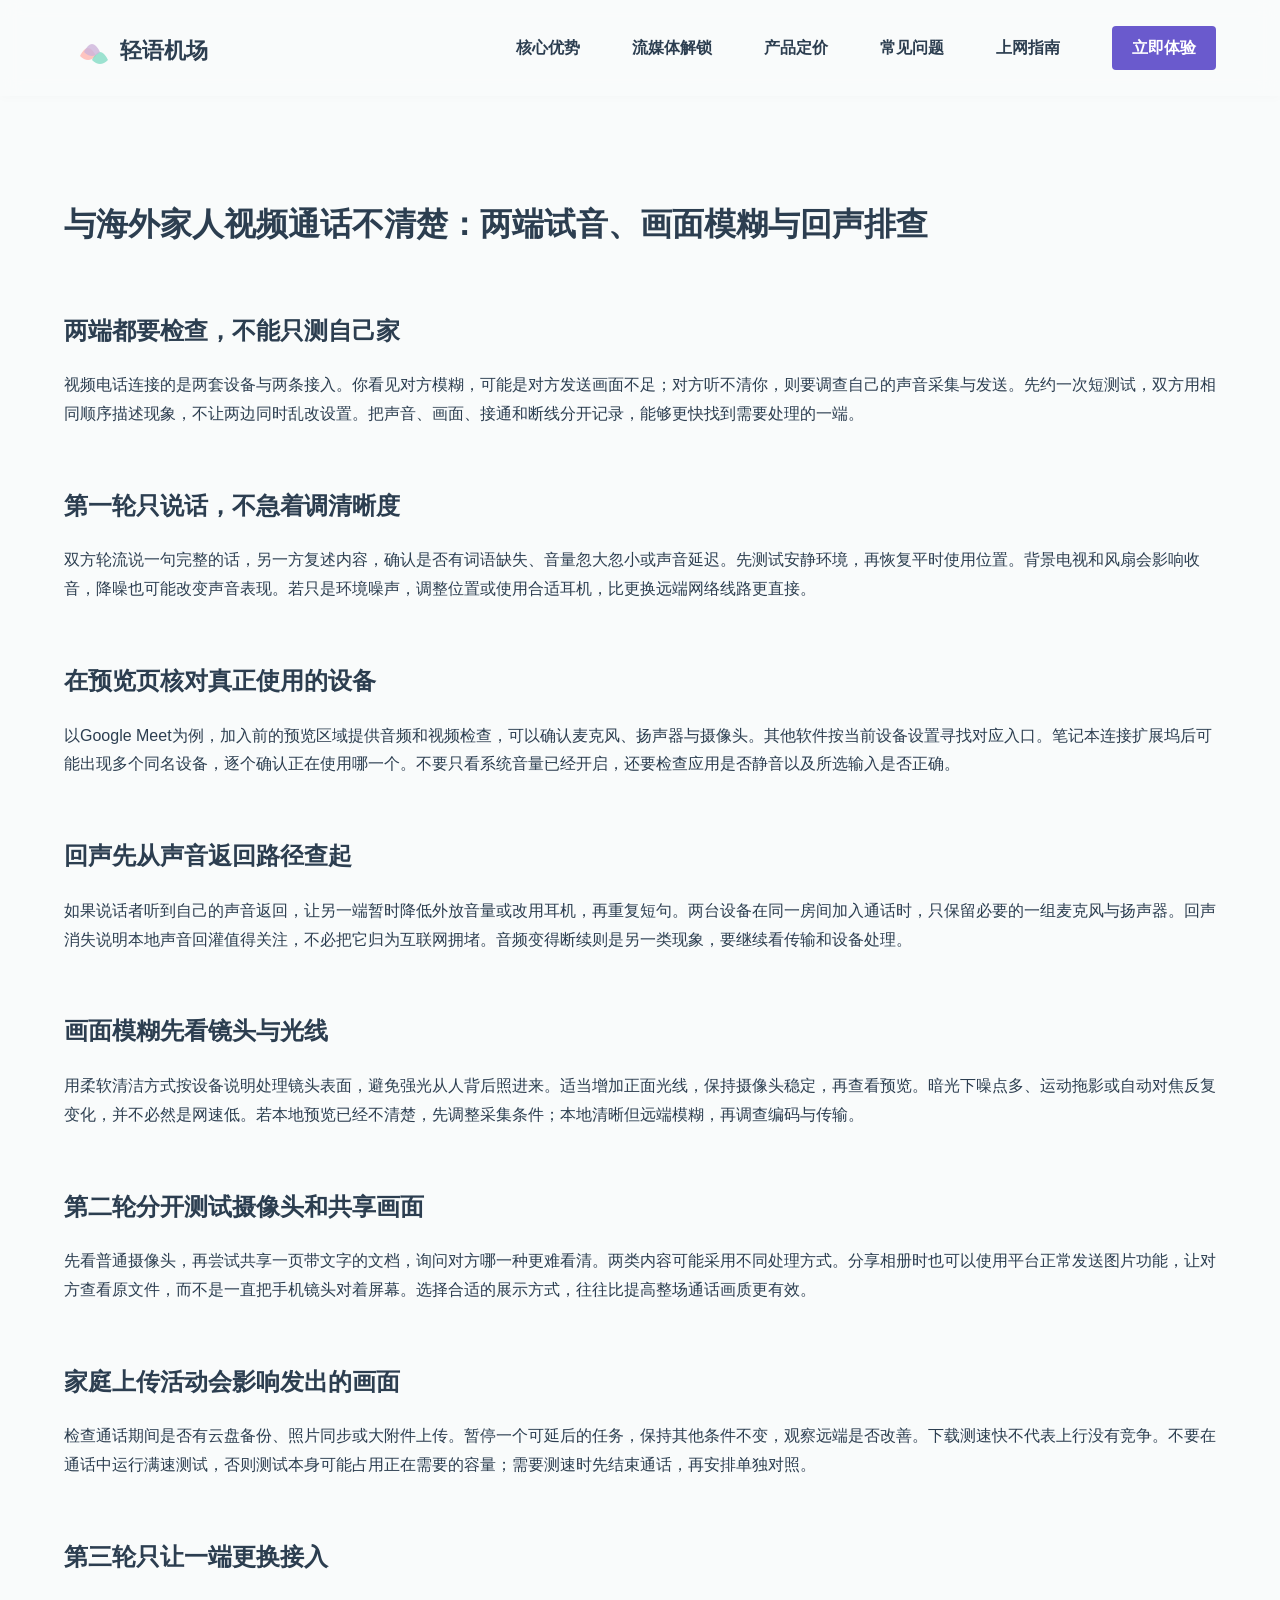
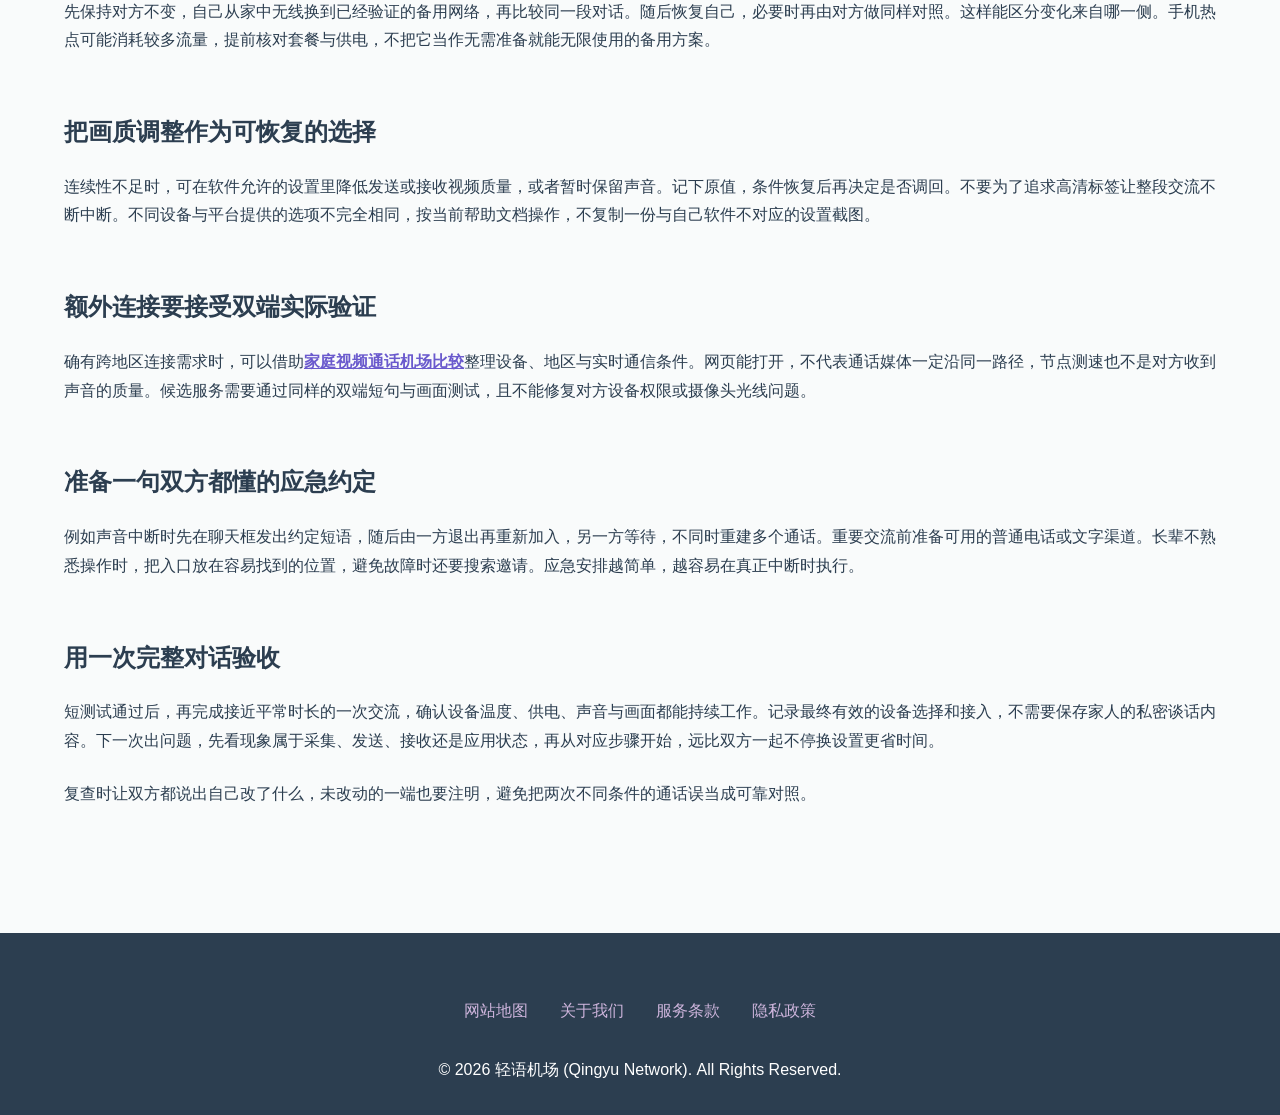
<file: hd-video-call-tips.html>
<!DOCTYPE html>

<html lang="zh-CN">
<head>
<meta charset="utf-8"/>
<meta content="width=device-width, initial-scale=1.0" name="viewport"/>
<title>与海外家人视频通话不清楚：两端试音、画面模糊与回声排查</title>
<meta content="与海外家人视频通话不清楚：两端试音、画面模糊与回声排查：逐步核对设备、任务与结果，提供可执行的检查方法和常见误区说明。" name="description"/>
<link href="style.css" rel="stylesheet"/>
  <link rel="canonical" href="https://qingyujichang.mom/hd-video-call-tips.html">
</head>
<body>
<header>
<div class="logo">
<svg height="48" viewbox="0 0 200 60" width="160" xmlns="http://www.w3.org/2000/svg">
<path d="M 20 40 Q 30 20 40 40 Q 30 50 20 40 Z" fill="#FFB7B2" opacity="0.8"></path>
<path d="M 35 45 Q 45 25 55 45 Q 45 55 35 45 Z" fill="#84DCC6" opacity="0.8"></path>
<path d="M 25 35 Q 35 15 45 35 Q 35 45 25 35 Z" fill="#CDB4DB" opacity="0.8"></path>
<text fill="#2C3E50" font-family="'Microsoft YaHei', sans-serif" font-size="28" font-weight="bold" x="70" y="42">轻语机场</text>
</svg>
</div>
<input class="menu-toggle" id="mobile-menu-toggle" style="display:none;" type="checkbox"/>
<label class="menu-hamburger" for="mobile-menu-toggle">
<span></span><span></span><span></span>
</label>
<nav style="display:flex; gap: 20px; align-items: center;">
<a href="index.html#advantages" style="text-decoration:none; color:inherit; font-weight:bold;">核心优势</a>
<a href="index.html#streaming" style="text-decoration:none; color:inherit; font-weight:bold;">流媒体解锁</a>
<a href="index.html#pricing" style="text-decoration:none; color:inherit; font-weight:bold;">产品定价</a>
<a href="index.html#faq" style="text-decoration:none; color:inherit; font-weight:bold;">常见问题</a>
<a href="surfing-guide.html" style="text-decoration:none; color:inherit; font-weight:bold;">上网指南</a>
<a class="nav-cta" href="https://ww012.twilightaff.com/#/?code=A56DH1Af" rel="nofollow" target="_blank">立即体验</a>
</nav>
</header>
<div class="article-content container" style="padding: 100px 5%; line-height: 1.8;"><h1 style="color:#2C3E50; margin-bottom: 30px;">与海外家人视频通话不清楚：两端试音、画面模糊与回声排查</h1><div data-swc-article-body="2026-11-16"><h2>两端都要检查，不能只测自己家</h2><p>视频电话连接的是两套设备与两条接入。你看见对方模糊，可能是对方发送画面不足；对方听不清你，则要调查自己的声音采集与发送。先约一次短测试，双方用相同顺序描述现象，不让两边同时乱改设置。把声音、画面、接通和断线分开记录，能够更快找到需要处理的一端。</p><h2>第一轮只说话，不急着调清晰度</h2><p>双方轮流说一句完整的话，另一方复述内容，确认是否有词语缺失、音量忽大忽小或声音延迟。先测试安静环境，再恢复平时使用位置。背景电视和风扇会影响收音，降噪也可能改变声音表现。若只是环境噪声，调整位置或使用合适耳机，比更换远端网络线路更直接。</p><h2>在预览页核对真正使用的设备</h2><p>以Google Meet为例，加入前的预览区域提供音频和视频检查，可以确认麦克风、扬声器与摄像头。其他软件按当前设备设置寻找对应入口。笔记本连接扩展坞后可能出现多个同名设备，逐个确认正在使用哪一个。不要只看系统音量已经开启，还要检查应用是否静音以及所选输入是否正确。</p><h2>回声先从声音返回路径查起</h2><p>如果说话者听到自己的声音返回，让另一端暂时降低外放音量或改用耳机，再重复短句。两台设备在同一房间加入通话时，只保留必要的一组麦克风与扬声器。回声消失说明本地声音回灌值得关注，不必把它归为互联网拥堵。音频变得断续则是另一类现象，要继续看传输和设备处理。</p><h2>画面模糊先看镜头与光线</h2><p>用柔软清洁方式按设备说明处理镜头表面，避免强光从人背后照进来。适当增加正面光线，保持摄像头稳定，再查看预览。暗光下噪点多、运动拖影或自动对焦反复变化，并不必然是网速低。若本地预览已经不清楚，先调整采集条件；本地清晰但远端模糊，再调查编码与传输。</p><h2>第二轮分开测试摄像头和共享画面</h2><p>先看普通摄像头，再尝试共享一页带文字的文档，询问对方哪一种更难看清。两类内容可能采用不同处理方式。分享相册时也可以使用平台正常发送图片功能，让对方查看原文件，而不是一直把手机镜头对着屏幕。选择合适的展示方式，往往比提高整场通话画质更有效。</p><h2>家庭上传活动会影响发出的画面</h2><p>检查通话期间是否有云盘备份、照片同步或大附件上传。暂停一个可延后的任务，保持其他条件不变，观察远端是否改善。下载测速快不代表上行没有竞争。不要在通话中运行满速测试，否则测试本身可能占用正在需要的容量；需要测速时先结束通话，再安排单独对照。</p><h2>第三轮只让一端更换接入</h2><p>先保持对方不变，自己从家中无线换到已经验证的备用网络，再比较同一段对话。随后恢复自己，必要时再由对方做同样对照。这样能区分变化来自哪一侧。手机热点可能消耗较多流量，提前核对套餐与供电，不把它当作无需准备就能无限使用的备用方案。</p><h2>把画质调整作为可恢复的选择</h2><p>连续性不足时，可在软件允许的设置里降低发送或接收视频质量，或者暂时保留声音。记下原值，条件恢复后再决定是否调回。不要为了追求高清标签让整段交流不断中断。不同设备与平台提供的选项不完全相同，按当前帮助文档操作，不复制一份与自己软件不对应的设置截图。</p><h2>额外连接要接受双端实际验证</h2><p>确有跨地区连接需求时，可以借助<a href="https://dajichang.mom/">家庭视频通话机场比较</a>整理设备、地区与实时通信条件。网页能打开，不代表通话媒体一定沿同一路径，节点测速也不是对方收到声音的质量。候选服务需要通过同样的双端短句与画面测试，且不能修复对方设备权限或摄像头光线问题。</p><h2>准备一句双方都懂的应急约定</h2><p>例如声音中断时先在聊天框发出约定短语，随后由一方退出再重新加入，另一方等待，不同时重建多个通话。重要交流前准备可用的普通电话或文字渠道。长辈不熟悉操作时，把入口放在容易找到的位置，避免故障时还要搜索邀请。应急安排越简单，越容易在真正中断时执行。</p><h2>用一次完整对话验收</h2><p>短测试通过后，再完成接近平常时长的一次交流，确认设备温度、供电、声音与画面都能持续工作。记录最终有效的设备选择和接入，不需要保存家人的私密谈话内容。下一次出问题，先看现象属于采集、发送、接收还是应用状态，再从对应步骤开始，远比双方一起不停换设置更省时间。</p><p>复查时让双方都说出自己改了什么，未改动的一端也要注明，避免把两次不同条件的通话误当成可靠对照。</p></div></div>
<footer>
<div class="footer-links">
<a href="sitemap.html">网站地图</a>
<a href="about.html">关于我们</a>
<a href="terms.html">服务条款</a>
<a href="privacy.html">隐私政策</a>
</div>
<p>© 2026 轻语机场 (Qingyu Network). All Rights Reserved.</p>
</footer>
</body>
</html>
</file>
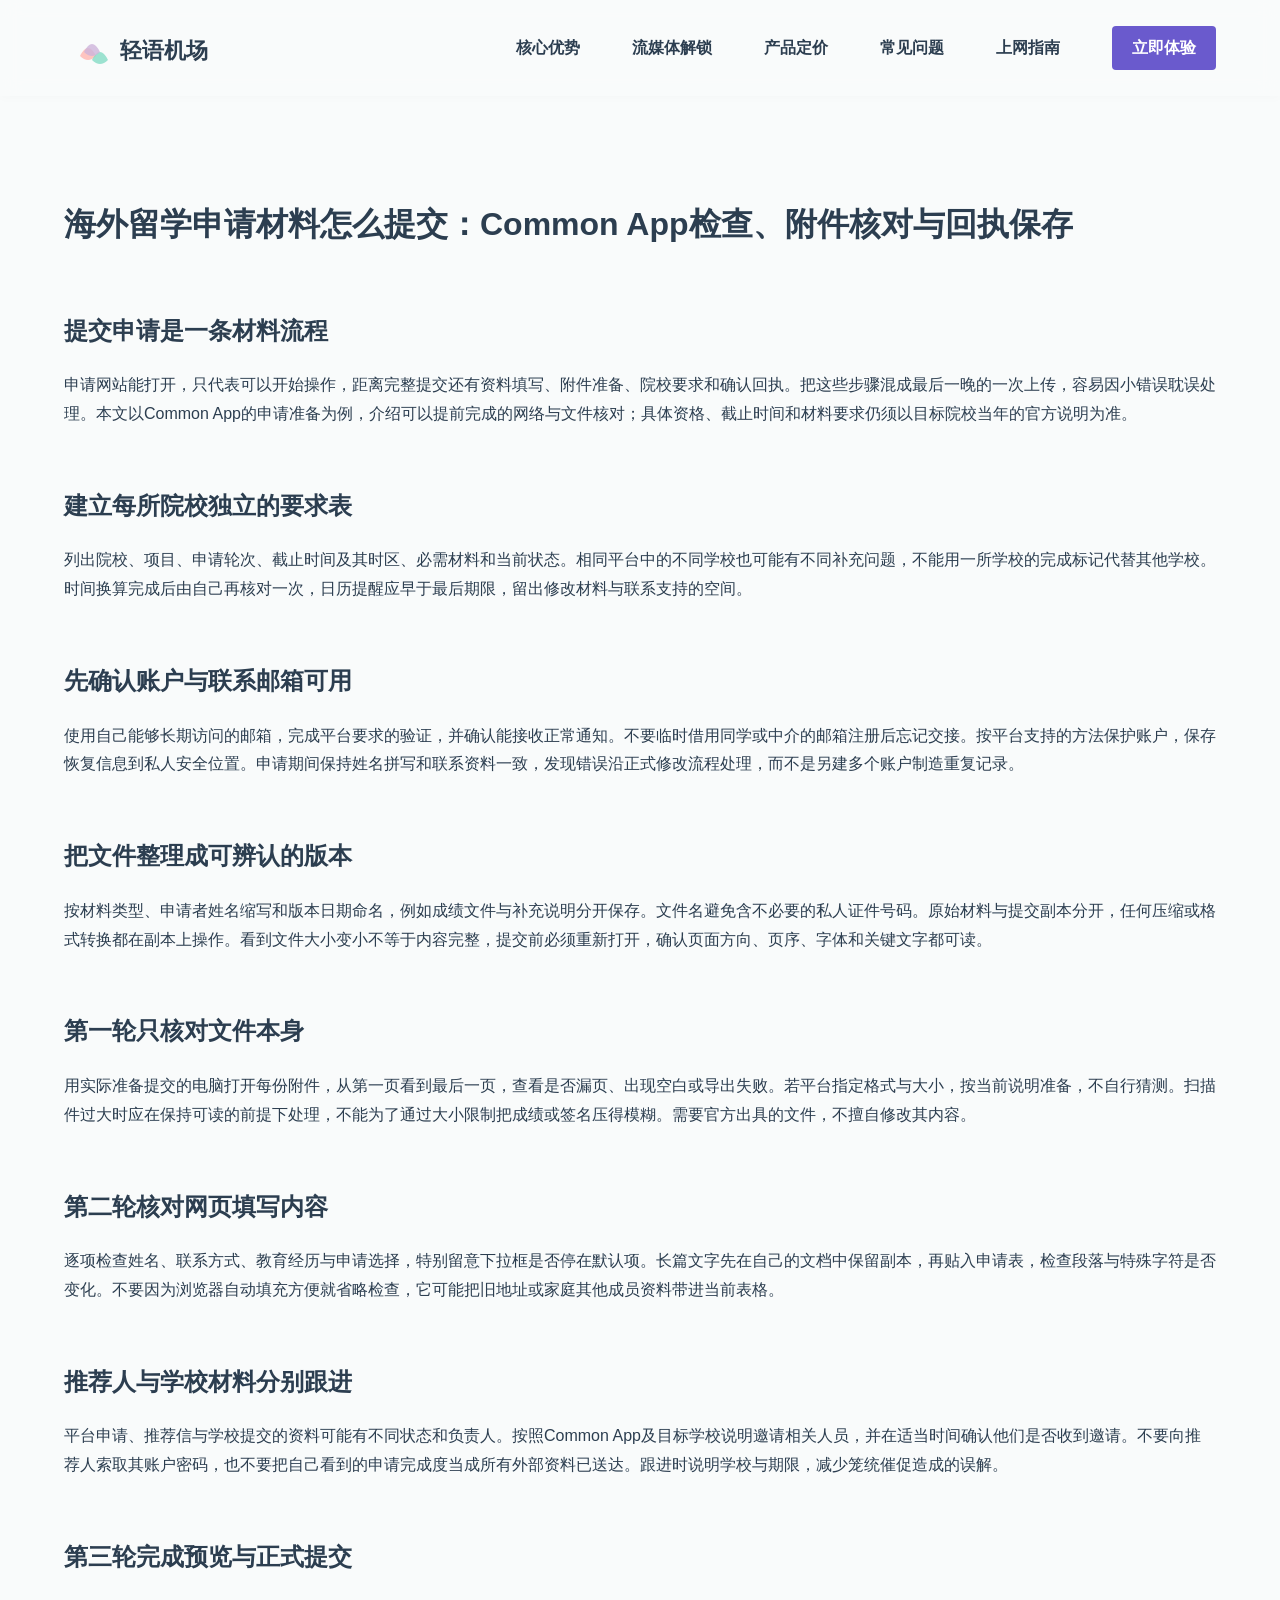
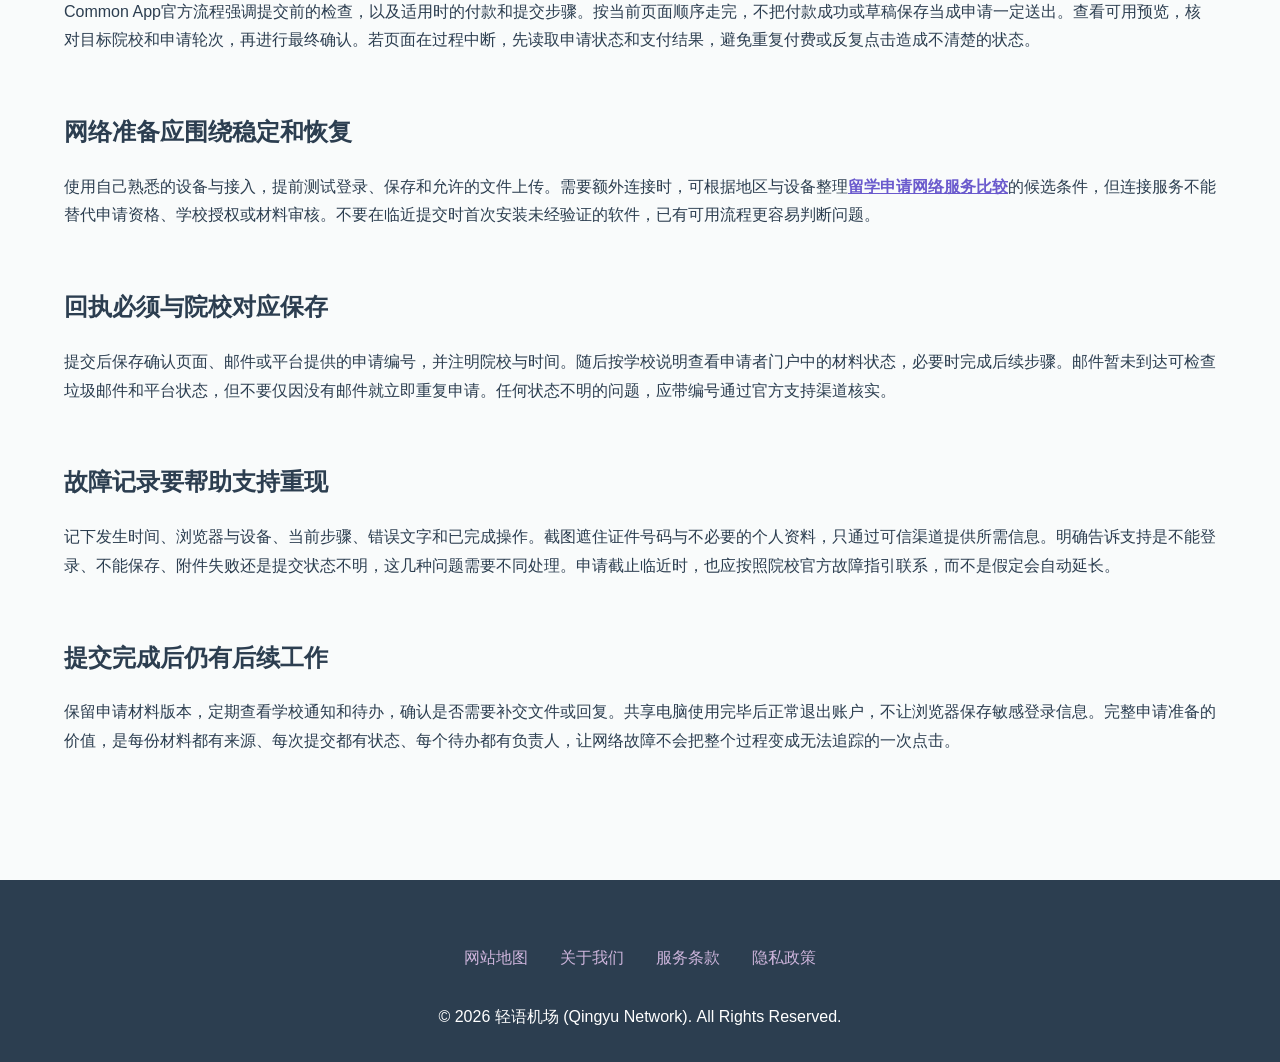
<file: overseas-education-resources.html>
<!DOCTYPE html>

<html lang="zh-CN">
<head>
<meta charset="utf-8"/>
<meta content="width=device-width, initial-scale=1.0" name="viewport"/>
<title>海外留学申请材料怎么提交：Common App检查、附件核对与回执保存</title>
<meta content="海外留学申请材料怎么提交：Common App检查、附件核对与回执保存：逐步核对设备、任务与结果，提供可执行的检查方法和常见误区说明。" name="description"/>
<link href="style.css" rel="stylesheet"/>
  <link rel="canonical" href="https://qingyujichang.mom/overseas-education-resources.html">
</head>
<body>
<header>
<div class="logo">
<svg height="48" viewbox="0 0 200 60" width="160" xmlns="http://www.w3.org/2000/svg">
<path d="M 20 40 Q 30 20 40 40 Q 30 50 20 40 Z" fill="#FFB7B2" opacity="0.8"></path>
<path d="M 35 45 Q 45 25 55 45 Q 45 55 35 45 Z" fill="#84DCC6" opacity="0.8"></path>
<path d="M 25 35 Q 35 15 45 35 Q 35 45 25 35 Z" fill="#CDB4DB" opacity="0.8"></path>
<text fill="#2C3E50" font-family="'Microsoft YaHei', sans-serif" font-size="28" font-weight="bold" x="70" y="42">轻语机场</text>
</svg>
</div>
<input class="menu-toggle" id="mobile-menu-toggle" style="display:none;" type="checkbox"/>
<label class="menu-hamburger" for="mobile-menu-toggle">
<span></span><span></span><span></span>
</label>
<nav style="display:flex; gap: 20px; align-items: center;">
<a href="index.html#advantages" style="text-decoration:none; color:inherit; font-weight:bold;">核心优势</a>
<a href="index.html#streaming" style="text-decoration:none; color:inherit; font-weight:bold;">流媒体解锁</a>
<a href="index.html#pricing" style="text-decoration:none; color:inherit; font-weight:bold;">产品定价</a>
<a href="index.html#faq" style="text-decoration:none; color:inherit; font-weight:bold;">常见问题</a>
<a href="surfing-guide.html" style="text-decoration:none; color:inherit; font-weight:bold;">上网指南</a>
<a class="nav-cta" href="https://ww012.twilightaff.com/#/?code=A56DH1Af" rel="nofollow" target="_blank">立即体验</a>
</nav>
</header>
<div class="article-content container" style="padding: 100px 5%; line-height: 1.8;"><h1 style="color:#2C3E50; margin-bottom: 30px;">海外留学申请材料怎么提交：Common App检查、附件核对与回执保存</h1><div data-swc-article-body="2026-11-16"><h2>提交申请是一条材料流程</h2><p>申请网站能打开，只代表可以开始操作，距离完整提交还有资料填写、附件准备、院校要求和确认回执。把这些步骤混成最后一晚的一次上传，容易因小错误耽误处理。本文以Common App的申请准备为例，介绍可以提前完成的网络与文件核对；具体资格、截止时间和材料要求仍须以目标院校当年的官方说明为准。</p><h2>建立每所院校独立的要求表</h2><p>列出院校、项目、申请轮次、截止时间及其时区、必需材料和当前状态。相同平台中的不同学校也可能有不同补充问题，不能用一所学校的完成标记代替其他学校。时间换算完成后由自己再核对一次，日历提醒应早于最后期限，留出修改材料与联系支持的空间。</p><h2>先确认账户与联系邮箱可用</h2><p>使用自己能够长期访问的邮箱，完成平台要求的验证，并确认能接收正常通知。不要临时借用同学或中介的邮箱注册后忘记交接。按平台支持的方法保护账户，保存恢复信息到私人安全位置。申请期间保持姓名拼写和联系资料一致，发现错误沿正式修改流程处理，而不是另建多个账户制造重复记录。</p><h2>把文件整理成可辨认的版本</h2><p>按材料类型、申请者姓名缩写和版本日期命名，例如成绩文件与补充说明分开保存。文件名避免含不必要的私人证件号码。原始材料与提交副本分开，任何压缩或格式转换都在副本上操作。看到文件大小变小不等于内容完整，提交前必须重新打开，确认页面方向、页序、字体和关键文字都可读。</p><h2>第一轮只核对文件本身</h2><p>用实际准备提交的电脑打开每份附件，从第一页看到最后一页，查看是否漏页、出现空白或导出失败。若平台指定格式与大小，按当前说明准备，不自行猜测。扫描件过大时应在保持可读的前提下处理，不能为了通过大小限制把成绩或签名压得模糊。需要官方出具的文件，不擅自修改其内容。</p><h2>第二轮核对网页填写内容</h2><p>逐项检查姓名、联系方式、教育经历与申请选择，特别留意下拉框是否停在默认项。长篇文字先在自己的文档中保留副本，再贴入申请表，检查段落与特殊字符是否变化。不要因为浏览器自动填充方便就省略检查，它可能把旧地址或家庭其他成员资料带进当前表格。</p><h2>推荐人与学校材料分别跟进</h2><p>平台申请、推荐信与学校提交的资料可能有不同状态和负责人。按照Common App及目标学校说明邀请相关人员，并在适当时间确认他们是否收到邀请。不要向推荐人索取其账户密码，也不要把自己看到的申请完成度当成所有外部资料已送达。跟进时说明学校与期限，减少笼统催促造成的误解。</p><h2>第三轮完成预览与正式提交</h2><p>Common App官方流程强调提交前的检查，以及适用时的付款和提交步骤。按当前页面顺序走完，不把付款成功或草稿保存当成申请一定送出。查看可用预览，核对目标院校和申请轮次，再进行最终确认。若页面在过程中断，先读取申请状态和支付结果，避免重复付费或反复点击造成不清楚的状态。</p><h2>网络准备应围绕稳定和恢复</h2><p>使用自己熟悉的设备与接入，提前测试登录、保存和允许的文件上传。需要额外连接时，可根据地区与设备整理<a href="https://dajichang.mom/">留学申请网络服务比较</a>的候选条件，但连接服务不能替代申请资格、学校授权或材料审核。不要在临近提交时首次安装未经验证的软件，已有可用流程更容易判断问题。</p><h2>回执必须与院校对应保存</h2><p>提交后保存确认页面、邮件或平台提供的申请编号，并注明院校与时间。随后按学校说明查看申请者门户中的材料状态，必要时完成后续步骤。邮件暂未到达可检查垃圾邮件和平台状态，但不要仅因没有邮件就立即重复申请。任何状态不明的问题，应带编号通过官方支持渠道核实。</p><h2>故障记录要帮助支持重现</h2><p>记下发生时间、浏览器与设备、当前步骤、错误文字和已完成操作。截图遮住证件号码与不必要的个人资料，只通过可信渠道提供所需信息。明确告诉支持是不能登录、不能保存、附件失败还是提交状态不明，这几种问题需要不同处理。申请截止临近时，也应按照院校官方故障指引联系，而不是假定会自动延长。</p><h2>提交完成后仍有后续工作</h2><p>保留申请材料版本，定期查看学校通知和待办，确认是否需要补交文件或回复。共享电脑使用完毕后正常退出账户，不让浏览器保存敏感登录信息。完整申请准备的价值，是每份材料都有来源、每次提交都有状态、每个待办都有负责人，让网络故障不会把整个过程变成无法追踪的一次点击。</p></div></div>
<footer>
<div class="footer-links">
<a href="sitemap.html">网站地图</a>
<a href="about.html">关于我们</a>
<a href="terms.html">服务条款</a>
<a href="privacy.html">隐私政策</a>
</div>
<p>© 2026 轻语机场 (Qingyu Network). All Rights Reserved.</p>
</footer>
</body>
</html>
</file>
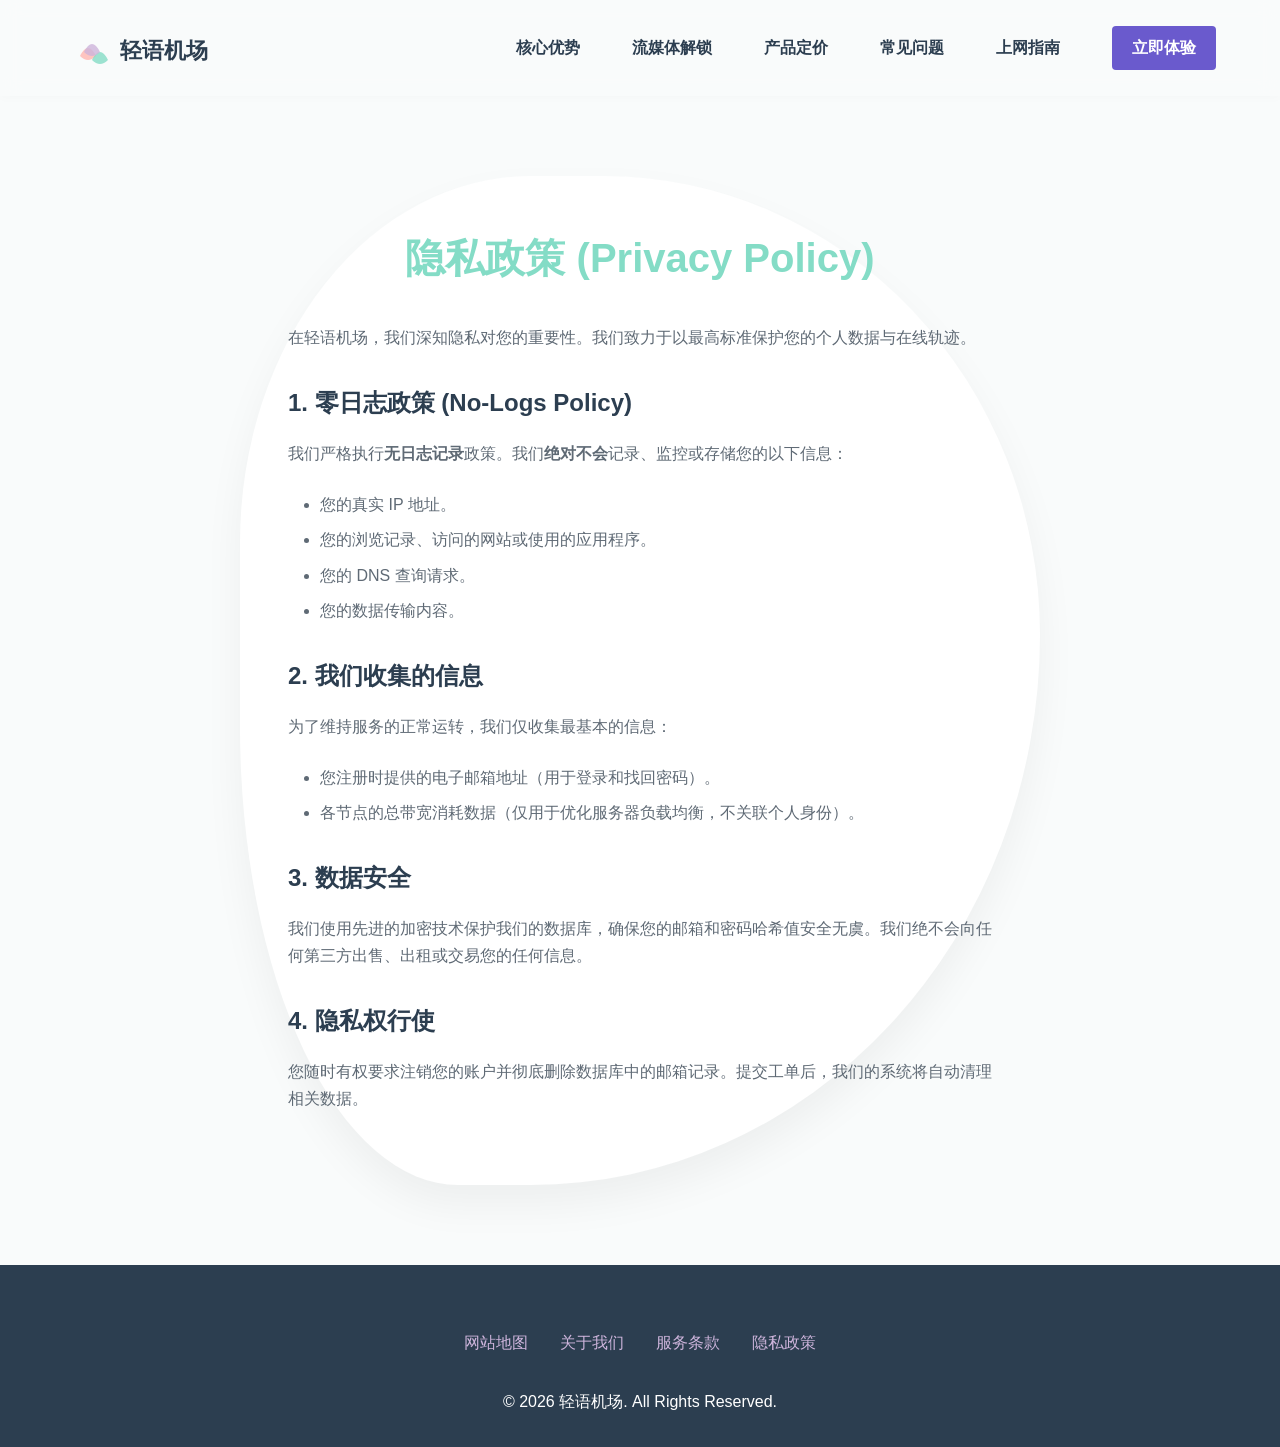
<file: privacy.html>
<!DOCTYPE html>
<html lang="zh-CN">
<head>
  <meta charset="UTF-8">
  <meta name="viewport" content="width=device-width, initial-scale=1.0">
  <title>隐私政策 - 轻语机场</title>
  <link rel="stylesheet" href="style.css">
  <link rel="canonical" href="https://qingyujichang.mom/privacy.html">
</head>
<body>
  <header>
    <div class="logo">
      <svg viewBox="0 0 200 60" width="160" height="48" xmlns="http://www.w3.org/2000/svg">
        <path d="M 20 40 Q 30 20 40 40 Q 30 50 20 40 Z" fill="#FFB7B2" opacity="0.8"/>
        <path d="M 35 45 Q 45 25 55 45 Q 45 55 35 45 Z" fill="#84DCC6" opacity="0.8"/>
        <path d="M 25 35 Q 35 15 45 35 Q 35 45 25 35 Z" fill="#CDB4DB" opacity="0.8"/>
        <text x="70" y="42" font-size="28" font-family="'Microsoft YaHei', sans-serif" font-weight="bold" fill="#2C3E50">轻语机场</text>
      </svg>
    </div>
    
            <input type="checkbox" id="mobile-menu-toggle" class="menu-toggle" style="display:none;">
            <label for="mobile-menu-toggle" class="menu-hamburger">
                <span></span><span></span><span></span>
            </label>
            <nav style="display:flex; gap: 20px; align-items: center;">
<a href="index.html#advantages" style="text-decoration:none; color:inherit; font-weight:bold;">核心优势</a>
            <a href="index.html#streaming" style="text-decoration:none; color:inherit; font-weight:bold;">流媒体解锁</a>
            <a href="index.html#pricing" style="text-decoration:none; color:inherit; font-weight:bold;">产品定价</a>
            <a href="index.html#faq" style="text-decoration:none; color:inherit; font-weight:bold;">常见问题</a>
<a href="surfing-guide.html" style="text-decoration:none; color:inherit; font-weight:bold;">上网指南</a>
<a href="https://ww012.twilightaff.com/#/?code=A56DH1Af" rel="nofollow" target="_blank" class="nav-cta">立即体验</a>
</nav>
  </header>

  <div class="page-container">
    <h1>隐私政策 (Privacy Policy)</h1>
    <p>在轻语机场，我们深知隐私对您的重要性。我们致力于以最高标准保护您的个人数据与在线轨迹。</p>
    
    <h2>1. 零日志政策 (No-Logs Policy)</h2>
    <p>我们严格执行<strong>无日志记录</strong>政策。我们<strong>绝对不会</strong>记录、监控或存储您的以下信息：</p>
    <ul>
      <li>您的真实 IP 地址。</li>
      <li>您的浏览记录、访问的网站或使用的应用程序。</li>
      <li>您的 DNS 查询请求。</li>
      <li>您的数据传输内容。</li>
    </ul>
    
    <h2>2. 我们收集的信息</h2>
    <p>为了维持服务的正常运转，我们仅收集最基本的信息：</p>
    <ul>
      <li>您注册时提供的电子邮箱地址（用于登录和找回密码）。</li>
      <li>各节点的总带宽消耗数据（仅用于优化服务器负载均衡，不关联个人身份）。</li>
    </ul>
    
    <h2>3. 数据安全</h2>
    <p>我们使用先进的加密技术保护我们的数据库，确保您的邮箱和密码哈希值安全无虞。我们绝不会向任何第三方出售、出租或交易您的任何信息。</p>
    
    <h2>4. 隐私权行使</h2>
    <p>您随时有权要求注销您的账户并彻底删除数据库中的邮箱记录。提交工单后，我们的系统将自动清理相关数据。</p>
  </div>

  <footer>
    <div class="footer-links">
      <a href="sitemap.html">网站地图</a>
      <a href="about.html">关于我们</a>
      <a href="terms.html">服务条款</a>
      <a href="privacy.html">隐私政策</a>
    </div>
    <p>&copy; 2026 轻语机场. All Rights Reserved.</p>
  </footer>
</body>
</html>
</file>
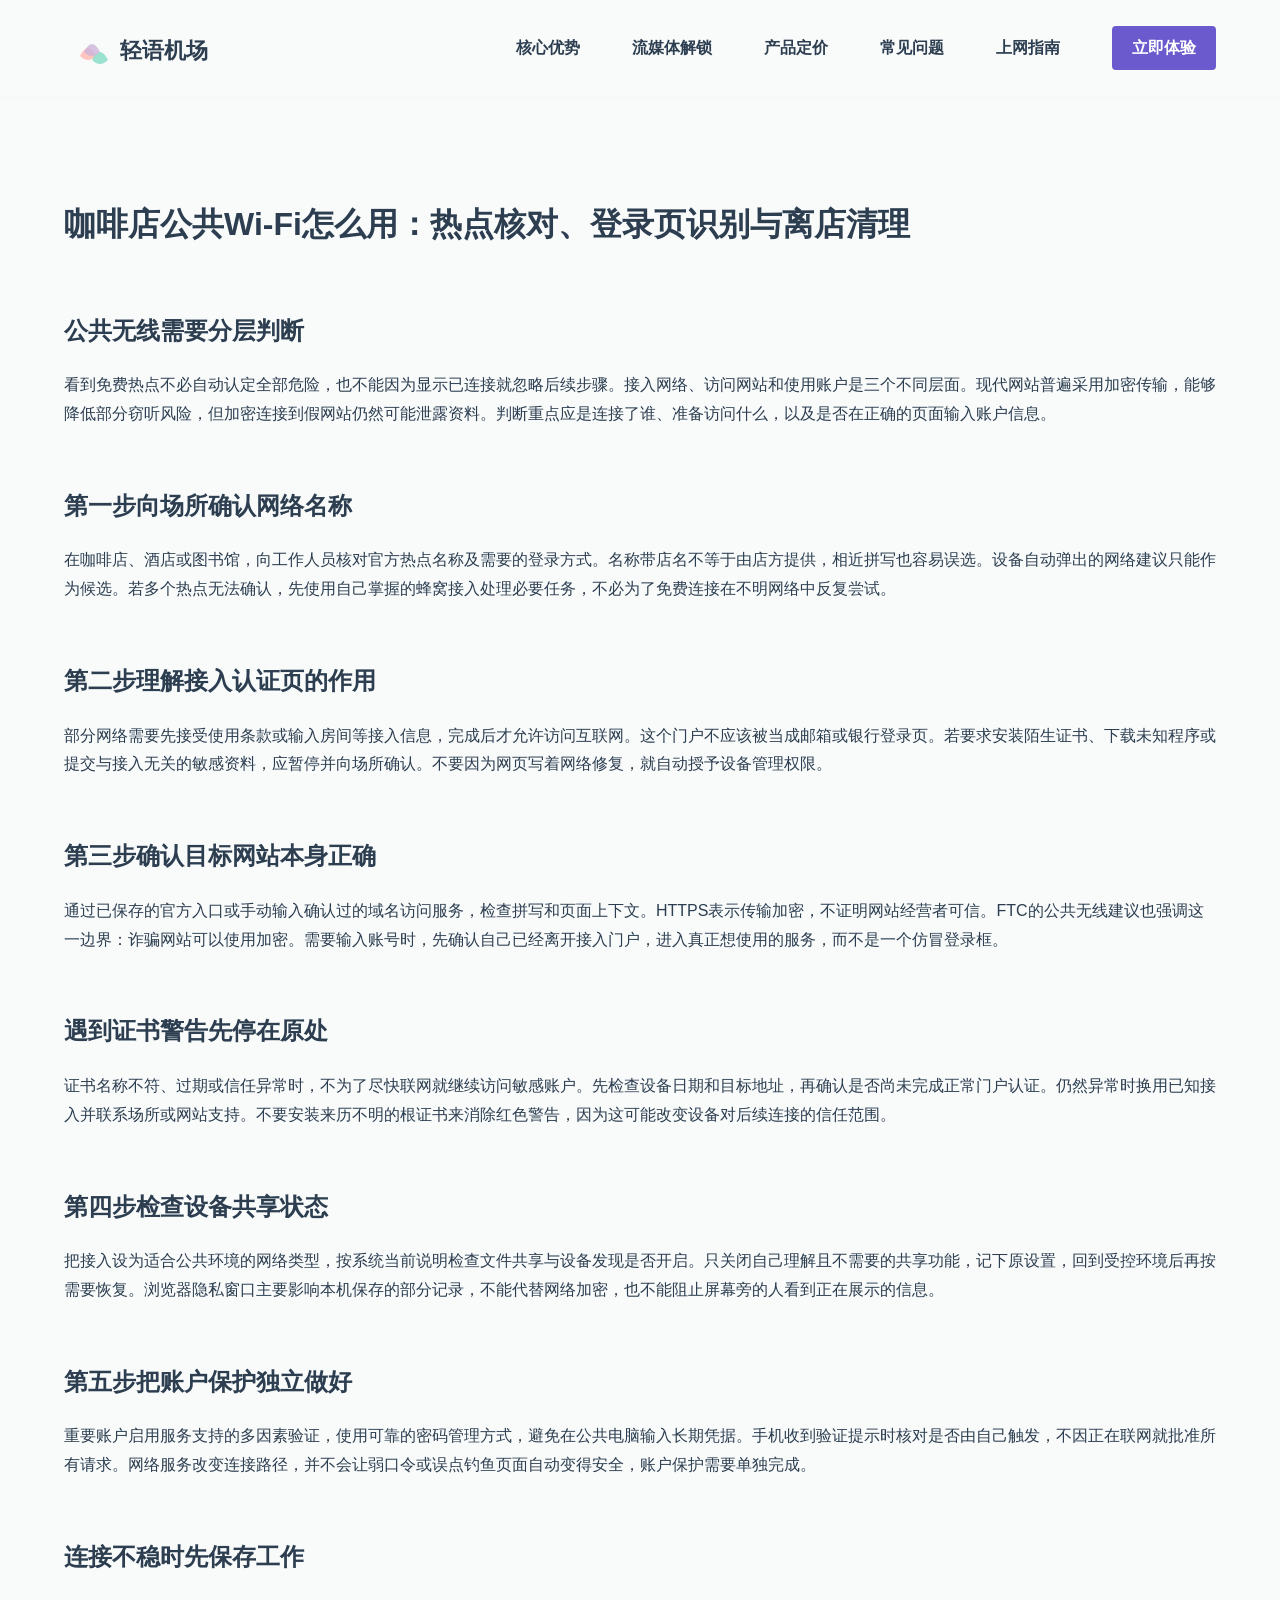
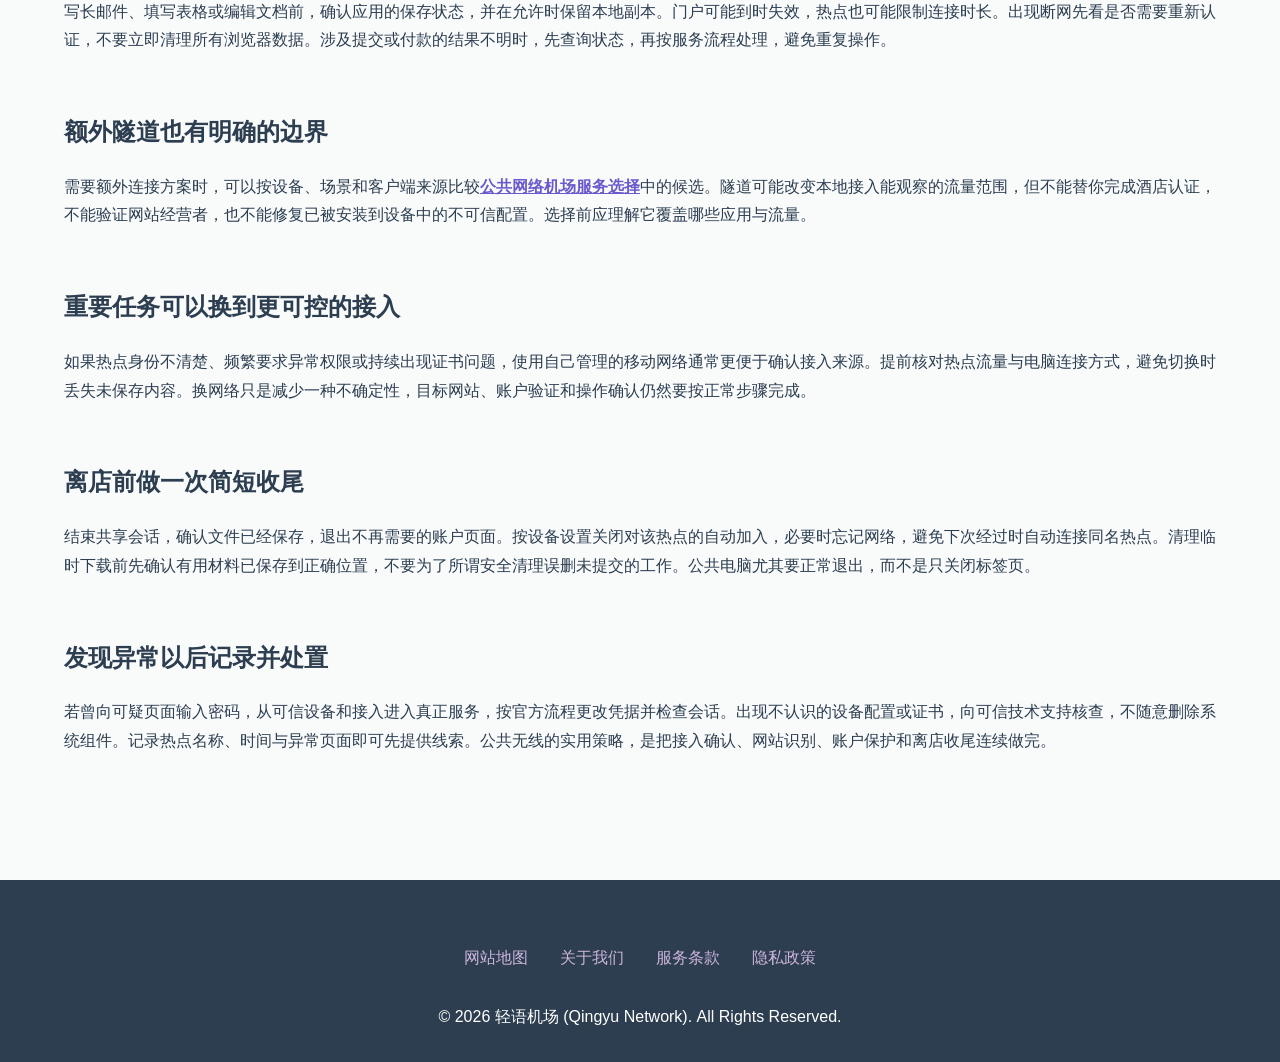
<file: public-wifi-safety.html>
<!DOCTYPE html>

<html lang="zh-CN">
<head>
<meta charset="utf-8"/>
<meta content="width=device-width, initial-scale=1.0" name="viewport"/>
<title>咖啡店公共Wi-Fi怎么用：热点核对、登录页识别与离店清理</title>
<meta content="咖啡店公共Wi-Fi怎么用：热点核对、登录页识别与离店清理：逐步核对设备、任务与结果，提供可执行的检查方法和常见误区说明。" name="description"/>
<link href="style.css" rel="stylesheet"/>
  <link rel="canonical" href="https://qingyujichang.mom/public-wifi-safety.html">
</head>
<body>
<header>
<div class="logo">
<svg height="48" viewbox="0 0 200 60" width="160" xmlns="http://www.w3.org/2000/svg">
<path d="M 20 40 Q 30 20 40 40 Q 30 50 20 40 Z" fill="#FFB7B2" opacity="0.8"></path>
<path d="M 35 45 Q 45 25 55 45 Q 45 55 35 45 Z" fill="#84DCC6" opacity="0.8"></path>
<path d="M 25 35 Q 35 15 45 35 Q 35 45 25 35 Z" fill="#CDB4DB" opacity="0.8"></path>
<text fill="#2C3E50" font-family="'Microsoft YaHei', sans-serif" font-size="28" font-weight="bold" x="70" y="42">轻语机场</text>
</svg>
</div>
<input class="menu-toggle" id="mobile-menu-toggle" style="display:none;" type="checkbox"/>
<label class="menu-hamburger" for="mobile-menu-toggle">
<span></span><span></span><span></span>
</label>
<nav style="display:flex; gap: 20px; align-items: center;">
<a href="index.html#advantages" style="text-decoration:none; color:inherit; font-weight:bold;">核心优势</a>
<a href="index.html#streaming" style="text-decoration:none; color:inherit; font-weight:bold;">流媒体解锁</a>
<a href="index.html#pricing" style="text-decoration:none; color:inherit; font-weight:bold;">产品定价</a>
<a href="index.html#faq" style="text-decoration:none; color:inherit; font-weight:bold;">常见问题</a>
<a href="surfing-guide.html" style="text-decoration:none; color:inherit; font-weight:bold;">上网指南</a>
<a class="nav-cta" href="https://ww012.twilightaff.com/#/?code=A56DH1Af" rel="nofollow" target="_blank">立即体验</a>
</nav>
</header>
<div class="article-content container" style="padding: 100px 5%; line-height: 1.8;"><h1 style="color:#2C3E50; margin-bottom: 30px;">咖啡店公共Wi-Fi怎么用：热点核对、登录页识别与离店清理</h1><div data-swc-article-body="2026-11-16"><h2>公共无线需要分层判断</h2><p>看到免费热点不必自动认定全部危险，也不能因为显示已连接就忽略后续步骤。接入网络、访问网站和使用账户是三个不同层面。现代网站普遍采用加密传输，能够降低部分窃听风险，但加密连接到假网站仍然可能泄露资料。判断重点应是连接了谁、准备访问什么，以及是否在正确的页面输入账户信息。</p><h2>第一步向场所确认网络名称</h2><p>在咖啡店、酒店或图书馆，向工作人员核对官方热点名称及需要的登录方式。名称带店名不等于由店方提供，相近拼写也容易误选。设备自动弹出的网络建议只能作为候选。若多个热点无法确认，先使用自己掌握的蜂窝接入处理必要任务，不必为了免费连接在不明网络中反复尝试。</p><h2>第二步理解接入认证页的作用</h2><p>部分网络需要先接受使用条款或输入房间等接入信息，完成后才允许访问互联网。这个门户不应该被当成邮箱或银行登录页。若要求安装陌生证书、下载未知程序或提交与接入无关的敏感资料，应暂停并向场所确认。不要因为网页写着网络修复，就自动授予设备管理权限。</p><h2>第三步确认目标网站本身正确</h2><p>通过已保存的官方入口或手动输入确认过的域名访问服务，检查拼写和页面上下文。HTTPS表示传输加密，不证明网站经营者可信。FTC的公共无线建议也强调这一边界：诈骗网站可以使用加密。需要输入账号时，先确认自己已经离开接入门户，进入真正想使用的服务，而不是一个仿冒登录框。</p><h2>遇到证书警告先停在原处</h2><p>证书名称不符、过期或信任异常时，不为了尽快联网就继续访问敏感账户。先检查设备日期和目标地址，再确认是否尚未完成正常门户认证。仍然异常时换用已知接入并联系场所或网站支持。不要安装来历不明的根证书来消除红色警告，因为这可能改变设备对后续连接的信任范围。</p><h2>第四步检查设备共享状态</h2><p>把接入设为适合公共环境的网络类型，按系统当前说明检查文件共享与设备发现是否开启。只关闭自己理解且不需要的共享功能，记下原设置，回到受控环境后再按需要恢复。浏览器隐私窗口主要影响本机保存的部分记录，不能代替网络加密，也不能阻止屏幕旁的人看到正在展示的信息。</p><h2>第五步把账户保护独立做好</h2><p>重要账户启用服务支持的多因素验证，使用可靠的密码管理方式，避免在公共电脑输入长期凭据。手机收到验证提示时核对是否由自己触发，不因正在联网就批准所有请求。网络服务改变连接路径，并不会让弱口令或误点钓鱼页面自动变得安全，账户保护需要单独完成。</p><h2>连接不稳时先保存工作</h2><p>写长邮件、填写表格或编辑文档前，确认应用的保存状态，并在允许时保留本地副本。门户可能到时失效，热点也可能限制连接时长。出现断网先看是否需要重新认证，不要立即清理所有浏览器数据。涉及提交或付款的结果不明时，先查询状态，再按服务流程处理，避免重复操作。</p><h2>额外隧道也有明确的边界</h2><p>需要额外连接方案时，可以按设备、场景和客户端来源比较<a href="https://dajichang.mom/">公共网络机场服务选择</a>中的候选。隧道可能改变本地接入能观察的流量范围，但不能替你完成酒店认证，不能验证网站经营者，也不能修复已被安装到设备中的不可信配置。选择前应理解它覆盖哪些应用与流量。</p><h2>重要任务可以换到更可控的接入</h2><p>如果热点身份不清楚、频繁要求异常权限或持续出现证书问题，使用自己管理的移动网络通常更便于确认接入来源。提前核对热点流量与电脑连接方式，避免切换时丢失未保存内容。换网络只是减少一种不确定性，目标网站、账户验证和操作确认仍然要按正常步骤完成。</p><h2>离店前做一次简短收尾</h2><p>结束共享会话，确认文件已经保存，退出不再需要的账户页面。按设备设置关闭对该热点的自动加入，必要时忘记网络，避免下次经过时自动连接同名热点。清理临时下载前先确认有用材料已保存到正确位置，不要为了所谓安全清理误删未提交的工作。公共电脑尤其要正常退出，而不是只关闭标签页。</p><h2>发现异常以后记录并处置</h2><p>若曾向可疑页面输入密码，从可信设备和接入进入真正服务，按官方流程更改凭据并检查会话。出现不认识的设备配置或证书，向可信技术支持核查，不随意删除系统组件。记录热点名称、时间与异常页面即可先提供线索。公共无线的实用策略，是把接入确认、网站识别、账户保护和离店收尾连续做完。</p></div></div>
<footer>
<div class="footer-links">
<a href="sitemap.html">网站地图</a>
<a href="about.html">关于我们</a>
<a href="terms.html">服务条款</a>
<a href="privacy.html">隐私政策</a>
</div>
<p>© 2026 轻语机场 (Qingyu Network). All Rights Reserved.</p>
</footer>
</body>
</html>
</file>
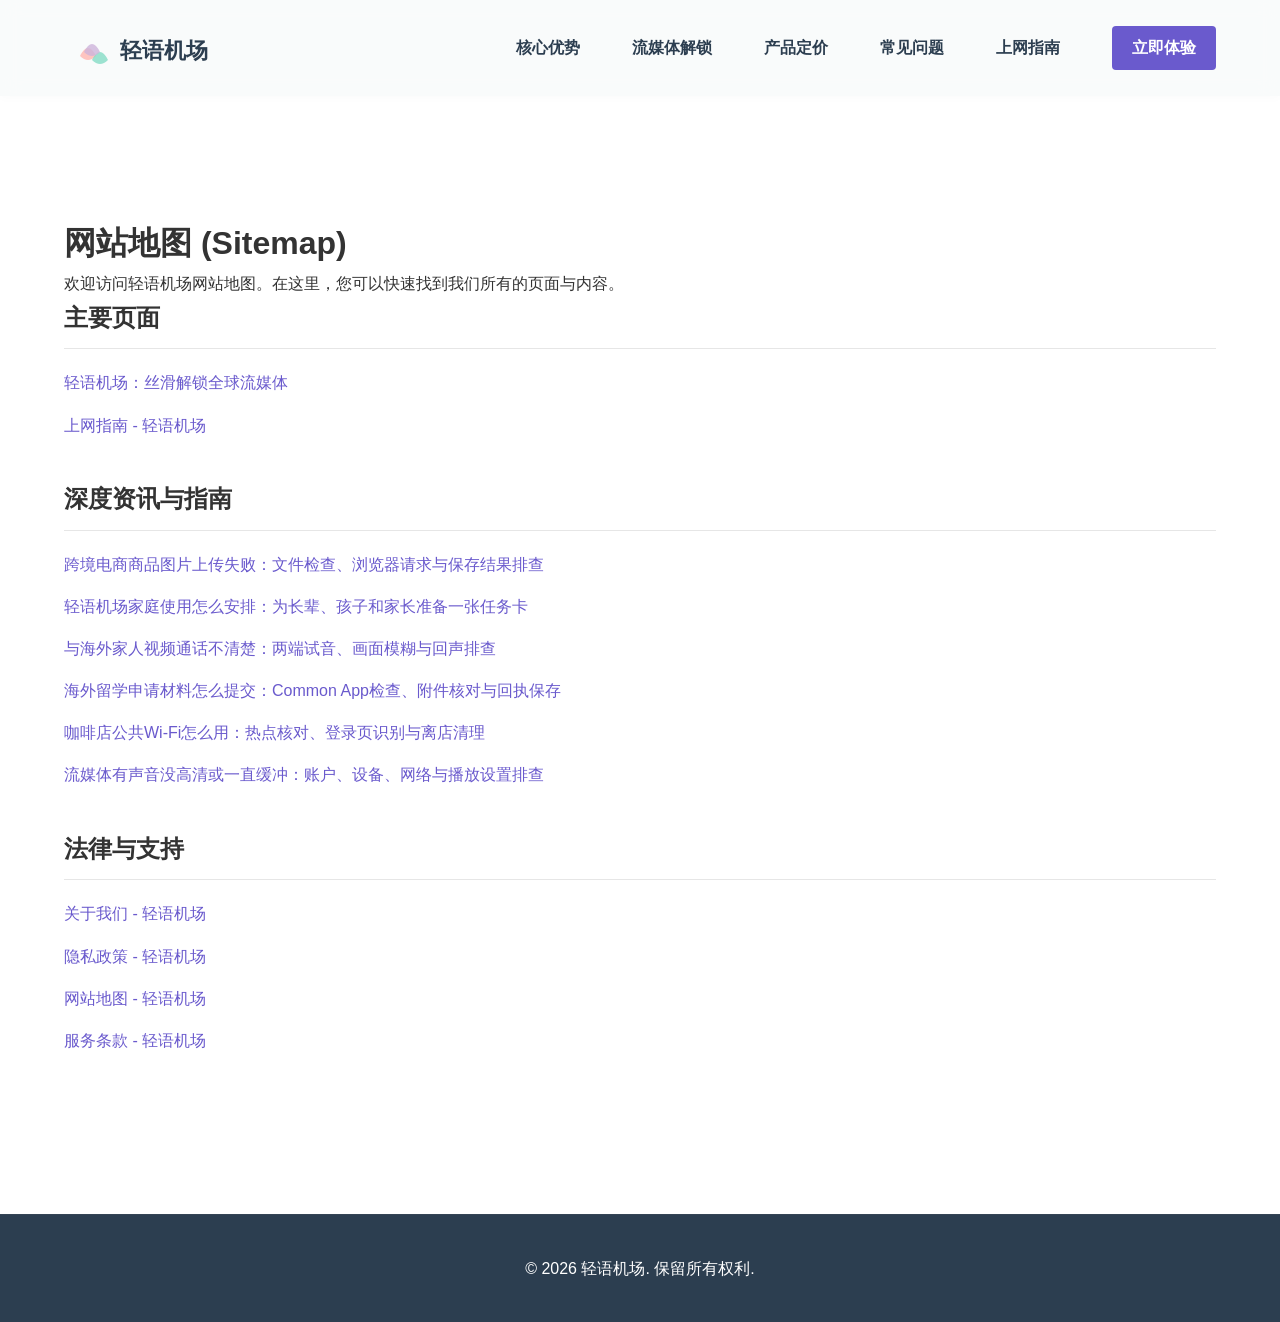
<file: sitemap.html>
<!DOCTYPE html>

<html lang="zh-CN">
<head>
<meta charset="utf-8"/>
<meta content="width=device-width, initial-scale=1.0" name="viewport"/>
<title>网站地图 - 轻语机场</title>
<link href="style.css" rel="stylesheet"/>
<style>
        .sitemap-container {
            padding: 120px 5%;
            min-height: 80vh;
            background-color: #fff;
            color: #333;
        }
        .sitemap-section {
            margin-bottom: 40px;
        }
        .sitemap-section h2 {
            border-bottom: 1px solid rgba(128,128,128,0.2);
            padding-bottom: 10px;
            margin-bottom: 20px;
        }
        .sitemap-list {
            list-style: none;
            padding-left: 0;
        }
        .sitemap-list li {
            margin-bottom: 15px;
        }
        .sitemap-list a {
            color: #6a5acd !important;
            text-decoration: none;
            font-size: 16px;
        }
        .sitemap-list a:hover {
            text-decoration: underline;
        }
    </style>
  <link rel="canonical" href="https://qingyujichang.mom/sitemap.html">
</head>
<body>
<header>
<div class="logo">
<svg aria-label="轻语机场 Logo" height="48" role="img" viewbox="0 0 200 60" width="160" xmlns="http://www.w3.org/2000/svg">
<path d="M 20 40 Q 30 20 40 40 Q 30 50 20 40 Z" fill="#FFB7B2" opacity="0.8"></path>
<path d="M 35 45 Q 45 25 55 45 Q 45 55 35 45 Z" fill="#84DCC6" opacity="0.8"></path>
<path d="M 25 35 Q 35 15 45 35 Q 35 45 25 35 Z" fill="#CDB4DB" opacity="0.8"></path>
<text fill="#2C3E50" font-family="'Microsoft YaHei', sans-serif" font-size="28" font-weight="bold" x="70" y="42">轻语机场</text>
</svg>
</div>
<input class="menu-toggle" id="mobile-menu-toggle" style="display:none;" type="checkbox"/>
<label class="menu-hamburger" for="mobile-menu-toggle">
<span></span><span></span><span></span>
</label>
<nav style="display:flex; gap: 20px; align-items: center;">
<a href="index.html#advantages" style="text-decoration:none; color:inherit; font-weight:bold;">核心优势</a>
<a href="index.html#streaming" style="text-decoration:none; color:inherit; font-weight:bold;">流媒体解锁</a>
<a href="index.html#pricing" style="text-decoration:none; color:inherit; font-weight:bold;">产品定价</a>
<a href="index.html#faq" style="text-decoration:none; color:inherit; font-weight:bold;">常见问题</a>
<a href="surfing-guide.html" style="text-decoration:none; color:inherit; font-weight:bold;">上网指南</a>
<a class="nav-cta" href="https://ww012.twilightaff.com/#/?code=A56DH1Af" rel="nofollow" target="_blank">立即体验</a>
</nav>
</header>
<div class="sitemap-container container">
<h1>网站地图 (Sitemap)</h1>
<p>欢迎访问轻语机场网站地图。在这里，您可以快速找到我们所有的页面与内容。</p>
<div class="sitemap-section">
<h2>主要页面</h2>
<ul class="sitemap-list">
<li><a href="index.html" style="text-decoration:none; color:inherit; display:inline-block; position:relative; z-index:100; cursor:pointer;">轻语机场：丝滑解锁全球流媒体</a></li>
<li><a href="surfing-guide.html">上网指南 - 轻语机场</a></li>
</ul>
</div>
<div class="sitemap-section">
<h2>深度资讯与指南</h2>
<ul class="sitemap-list">
<li><a href="cross-border-ecommerce-network.html">跨境电商商品图片上传失败：文件检查、浏览器请求与保存结果排查</a></li>
<li><a href="family-digital-passport.html">轻语机场家庭使用怎么安排：为长辈、孩子和家长准备一张任务卡</a></li>
<li><a href="hd-video-call-tips.html">与海外家人视频通话不清楚：两端试音、画面模糊与回声排查</a></li>
<li><a href="overseas-education-resources.html">海外留学申请材料怎么提交：Common App检查、附件核对与回执保存</a></li>
<li><a href="public-wifi-safety.html">咖啡店公共Wi-Fi怎么用：热点核对、登录页识别与离店清理</a></li>
<li><a href="unlock-streaming-platforms.html">流媒体有声音没高清或一直缓冲：账户、设备、网络与播放设置排查</a></li>
</ul>
</div>
<div class="sitemap-section">
<h2>法律与支持</h2>
<ul class="sitemap-list">
<li><a href="about.html">关于我们 - 轻语机场</a></li>
<li><a href="privacy.html">隐私政策 - 轻语机场</a></li>
<li><a href="sitemap.html">网站地图 - 轻语机场</a></li>
<li><a href="terms.html">服务条款 - 轻语机场</a></li>
</ul>
</div>
</div>
<footer style="padding: 40px 5%; text-align: center; border-top: 1px solid rgba(128,128,128,0.1);">
        © 2026 轻语机场. 保留所有权利.
    </footer>
</body>
</html>
</file>
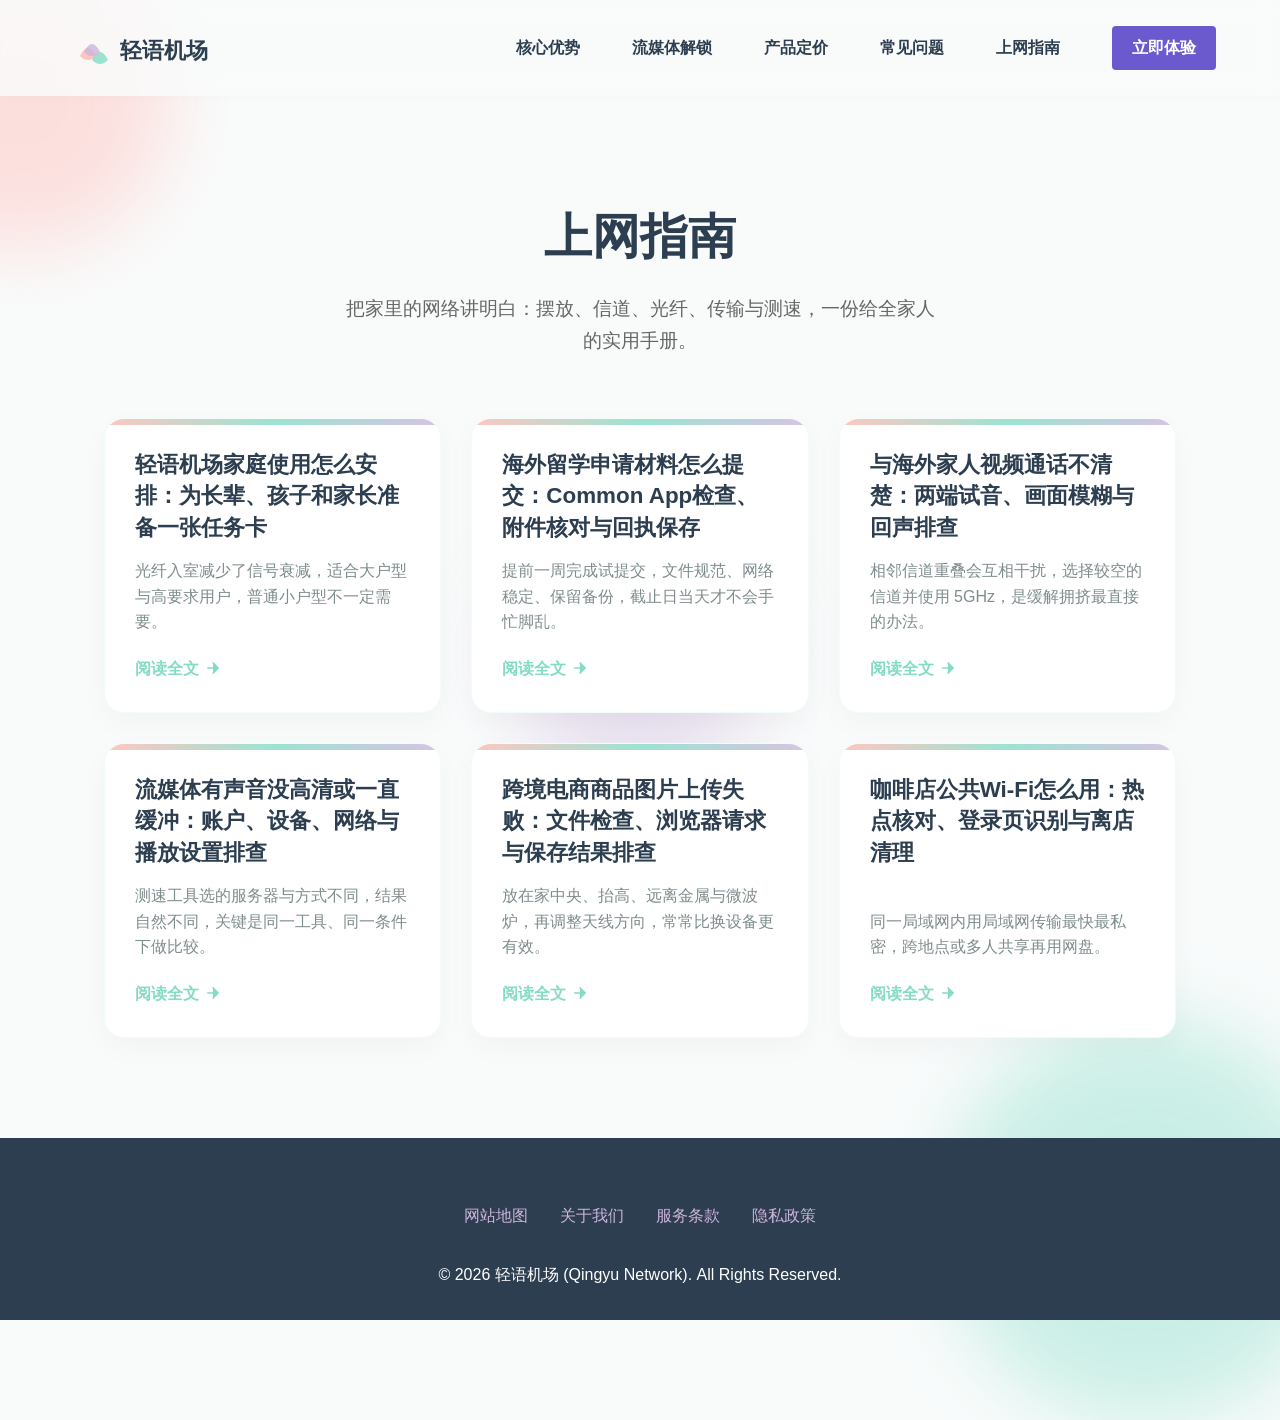
<file: surfing-guide.html>
<!DOCTYPE html>

<html lang="zh-CN">
<head>
<meta charset="utf-8"/>
<meta content="width=device-width, initial-scale=1.0" name="viewport"/>
<title>上网指南：家庭网络、信号与传输实用指南 - 轻语机场</title>
<meta content="轻语机场上网指南：路由器摆放、FTTR 全屋光纤、信道干扰、留学申请网络准备、文件互传与测速工具对比。" name="description"/>
<link href="style.css" rel="stylesheet"/>
<style>
    /* Organic Watercolor / Fluid Nature Style for Hub Page */
    .hub-header {
      text-align: center;
      margin-bottom: 60px;
      position: relative;
    }
    .hub-header h1 {
      font-size: 3rem;
      color: #2C3E50;
      margin-bottom: 15px;
      font-weight: 700;
    }
    .hub-header p {
      color: #666;
      font-size: 1.2rem;
      max-width: 600px;
      margin: 0 auto;
    }
    .hub-grid {
      display: grid;
      grid-template-columns: repeat(auto-fit, minmax(320px, 1fr));
      gap: 30px;
      margin-top: 40px;
    }
    .hub-card {
      background: #fff;
      border-radius: 20px;
      padding: 30px;
      box-shadow: 0 10px 30px rgba(0,0,0,0.03);
      transition: all 0.3s ease;
      position: relative;
      overflow: hidden;
      border: 1px solid rgba(132, 220, 198, 0.1);
      display: flex;
      flex-direction: column;
      text-decoration: none;
      color: inherit;
    }
    .hub-card:hover {
      transform: translateY(-5px);
      box-shadow: 0 15px 40px rgba(132, 220, 198, 0.15);
      border-color: rgba(132, 220, 198, 0.3);
    }
    .hub-card::before {
      content: '';
      position: absolute;
      top: 0;
      left: 0;
      width: 100%;
      height: 6px;
      background: linear-gradient(90deg, #FFB7B2, #84DCC6, #CDB4DB);
      opacity: 0.8;
    }
    .hub-card h3 {
      font-size: 1.4rem;
      color: #2C3E50;
      margin-bottom: 15px;
      line-height: 1.4;
      flex-grow: 1;
    }
    .hub-card p {
      color: #7f8c8d;
      font-size: 1rem;
      line-height: 1.6;
      margin-bottom: 20px;
    }
    .read-more {
      color: #84DCC6;
      font-weight: bold;
      display: inline-flex;
      align-items: center;
      transition: color 0.2s;
    }
    .hub-card:hover .read-more {
      color: #2C3E50;
    }
    .read-more svg {
      width: 18px;
      height: 18px;
      margin-left: 5px;
      fill: currentColor;
    }
    /* Decorative fluid blobs */
    .blob {
      position: absolute;
      z-index: -1;
      filter: blur(40px);
      opacity: 0.4;
      border-radius: 50%;
    }
    .blob-1 { top: -50px; left: -10%; width: 300px; height: 300px; background: #FFB7B2; }
    .blob-2 { bottom: -100px; right: -5%; width: 400px; height: 400px; background: #84DCC6; }
    .blob-3 { top: 40%; left: 40%; width: 250px; height: 250px; background: #CDB4DB; }
  </style>
  <link rel="canonical" href="https://qingyujichang.mom/surfing-guide.html">
</head>
<body style="position: relative; overflow-x: hidden;">
<header>
<div class="logo">
<svg height="48" viewbox="0 0 200 60" width="160" xmlns="http://www.w3.org/2000/svg">
<path d="M 20 40 Q 30 20 40 40 Q 30 50 20 40 Z" fill="#FFB7B2" opacity="0.8"></path>
<path d="M 35 45 Q 45 25 55 45 Q 45 55 35 45 Z" fill="#84DCC6" opacity="0.8"></path>
<path d="M 25 35 Q 35 15 45 35 Q 35 45 25 35 Z" fill="#CDB4DB" opacity="0.8"></path>
<text fill="#2C3E50" font-family="'Microsoft YaHei', sans-serif" font-size="28" font-weight="bold" x="70" y="42">轻语机场</text>
</svg>
</div>
<input class="menu-toggle" id="mobile-menu-toggle" style="display:none;" type="checkbox"/>
<label class="menu-hamburger" for="mobile-menu-toggle">
<span></span><span></span><span></span>
</label>
<nav style="display:flex; gap: 20px; align-items: center;">
<a href="index.html#advantages" style="text-decoration:none; color:inherit; font-weight:bold;">核心优势</a>
<a href="index.html#streaming" style="text-decoration:none; color:inherit; font-weight:bold;">流媒体解锁</a>
<a href="index.html#pricing" style="text-decoration:none; color:inherit; font-weight:bold;">产品定价</a>
<a href="index.html#faq" style="text-decoration:none; color:inherit; font-weight:bold;">常见问题</a>
<a href="surfing-guide.html" style="text-decoration:none; color:inherit; font-weight:bold;">上网指南</a>
<a class="nav-cta" href="https://ww012.twilightaff.com/#/?code=A56DH1Af" rel="nofollow" target="_blank">立即体验</a>
</nav>
</header>
<div class="blob blob-1"></div>
<div class="blob blob-2"></div>
<div class="blob blob-3"></div>
<div class="container" style="padding: 100px 5%; max-width: 1200px; margin: 0 auto; position: relative; z-index: 1;">
<div class="hub-header">
<h1>上网指南</h1>
<p>把家里的网络讲明白：摆放、信道、光纤、传输与测速，一份给全家人的实用手册。</p>
</div>
<div class="hub-grid">
<a class="hub-card" href="family-digital-passport.html">
<h3>轻语机场家庭使用怎么安排：为长辈、孩子和家长准备一张任务卡</h3>
<p>光纤入室减少了信号衰减，适合大户型与高要求用户，普通小户型不一定需要。</p>
<span class="read-more">阅读全文 <svg viewbox="0 0 24 24"><path d="M5 12h14M12 5l7 7-7 7" stroke="currentColor" stroke-linecap="round" stroke-linejoin="round" stroke-width="2"></path></svg></span>
</a>
<a class="hub-card" href="overseas-education-resources.html">
<h3>海外留学申请材料怎么提交：Common App检查、附件核对与回执保存</h3>
<p>提前一周完成试提交，文件规范、网络稳定、保留备份，截止日当天才不会手忙脚乱。</p>
<span class="read-more">阅读全文 <svg viewbox="0 0 24 24"><path d="M5 12h14M12 5l7 7-7 7" stroke="currentColor" stroke-linecap="round" stroke-linejoin="round" stroke-width="2"></path></svg></span>
</a>
<a class="hub-card" href="hd-video-call-tips.html">
<h3>与海外家人视频通话不清楚：两端试音、画面模糊与回声排查</h3>
<p>相邻信道重叠会互相干扰，选择较空的信道并使用 5GHz，是缓解拥挤最直接的办法。</p>
<span class="read-more">阅读全文 <svg viewbox="0 0 24 24"><path d="M5 12h14M12 5l7 7-7 7" stroke="currentColor" stroke-linecap="round" stroke-linejoin="round" stroke-width="2"></path></svg></span>
</a>
<a class="hub-card" href="unlock-streaming-platforms.html">
<h3>流媒体有声音没高清或一直缓冲：账户、设备、网络与播放设置排查</h3>
<p>测速工具选的服务器与方式不同，结果自然不同，关键是同一工具、同一条件下做比较。</p>
<span class="read-more">阅读全文 <svg viewbox="0 0 24 24"><path d="M5 12h14M12 5l7 7-7 7" stroke="currentColor" stroke-linecap="round" stroke-linejoin="round" stroke-width="2"></path></svg></span>
</a>
<a class="hub-card" href="cross-border-ecommerce-network.html">
<h3>跨境电商商品图片上传失败：文件检查、浏览器请求与保存结果排查</h3>
<p>放在家中央、抬高、远离金属与微波炉，再调整天线方向，常常比换设备更有效。</p>
<span class="read-more">阅读全文 <svg viewbox="0 0 24 24"><path d="M5 12h14M12 5l7 7-7 7" stroke="currentColor" stroke-linecap="round" stroke-linejoin="round" stroke-width="2"></path></svg></span>
</a>
<a class="hub-card" href="public-wifi-safety.html">
<h3>咖啡店公共Wi-Fi怎么用：热点核对、登录页识别与离店清理</h3>
<p>同一局域网内用局域网传输最快最私密，跨地点或多人共享再用网盘。</p>
<span class="read-more">阅读全文 <svg viewbox="0 0 24 24"><path d="M5 12h14M12 5l7 7-7 7" stroke="currentColor" stroke-linecap="round" stroke-linejoin="round" stroke-width="2"></path></svg></span>
</a>
</div>
</div>
<footer style="position: relative; z-index: 1;">
<div class="footer-links">
<a href="sitemap.html">网站地图</a>
<a href="about.html">关于我们</a>
<a href="terms.html">服务条款</a>
<a href="privacy.html">隐私政策</a>
</div>
<p>© 2026 轻语机场 (Qingyu Network). All Rights Reserved.</p>
</footer>
</body>
</html>
</file>
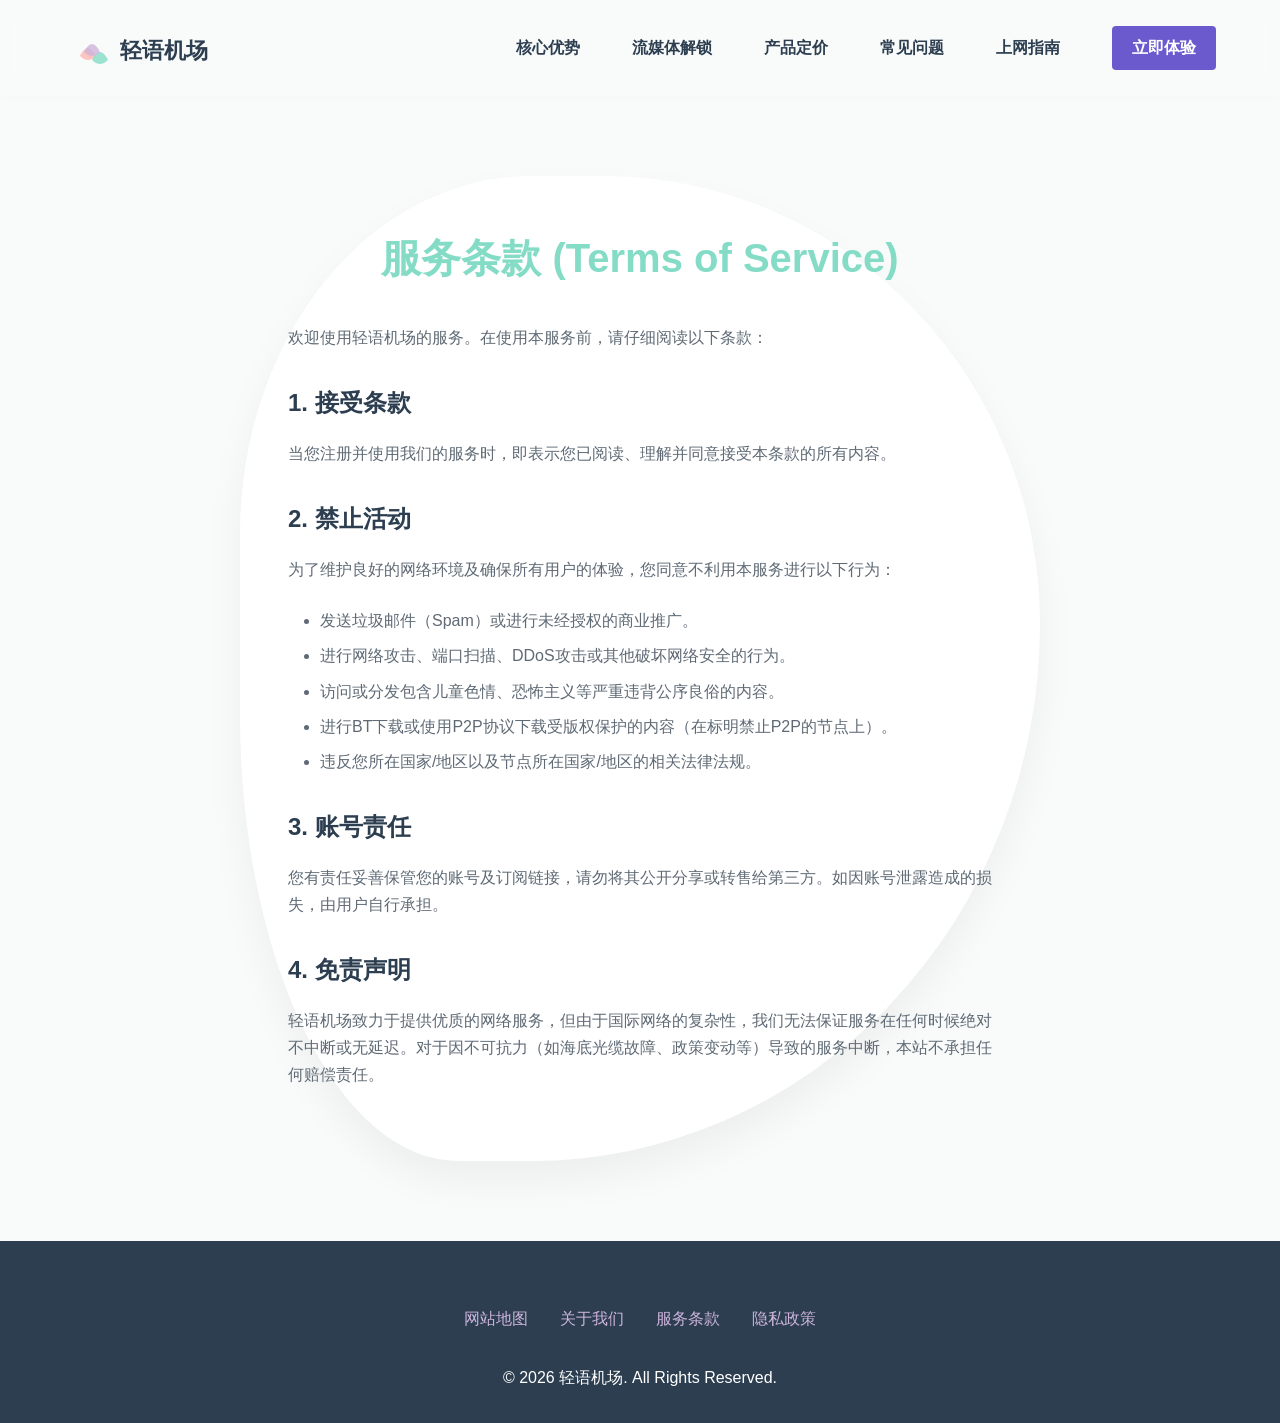
<file: terms.html>
<!DOCTYPE html>
<html lang="zh-CN">
<head>
  <meta charset="UTF-8">
  <meta name="viewport" content="width=device-width, initial-scale=1.0">
  <title>服务条款 - 轻语机场</title>
  <link rel="stylesheet" href="style.css">
  <link rel="canonical" href="https://qingyujichang.mom/terms.html">
</head>
<body>
  <header>
    <div class="logo">
      <svg viewBox="0 0 200 60" width="160" height="48" xmlns="http://www.w3.org/2000/svg">
        <path d="M 20 40 Q 30 20 40 40 Q 30 50 20 40 Z" fill="#FFB7B2" opacity="0.8"/>
        <path d="M 35 45 Q 45 25 55 45 Q 45 55 35 45 Z" fill="#84DCC6" opacity="0.8"/>
        <path d="M 25 35 Q 35 15 45 35 Q 35 45 25 35 Z" fill="#CDB4DB" opacity="0.8"/>
        <text x="70" y="42" font-size="28" font-family="'Microsoft YaHei', sans-serif" font-weight="bold" fill="#2C3E50">轻语机场</text>
      </svg>
    </div>
    
            <input type="checkbox" id="mobile-menu-toggle" class="menu-toggle" style="display:none;">
            <label for="mobile-menu-toggle" class="menu-hamburger">
                <span></span><span></span><span></span>
            </label>
            <nav style="display:flex; gap: 20px; align-items: center;">
<a href="index.html#advantages" style="text-decoration:none; color:inherit; font-weight:bold;">核心优势</a>
            <a href="index.html#streaming" style="text-decoration:none; color:inherit; font-weight:bold;">流媒体解锁</a>
            <a href="index.html#pricing" style="text-decoration:none; color:inherit; font-weight:bold;">产品定价</a>
            <a href="index.html#faq" style="text-decoration:none; color:inherit; font-weight:bold;">常见问题</a>
<a href="surfing-guide.html" style="text-decoration:none; color:inherit; font-weight:bold;">上网指南</a>
<a href="https://ww012.twilightaff.com/#/?code=A56DH1Af" rel="nofollow" target="_blank" class="nav-cta">立即体验</a>
</nav>
  </header>

  <div class="page-container">
    <h1>服务条款 (Terms of Service)</h1>
    <p>欢迎使用轻语机场的服务。在使用本服务前，请仔细阅读以下条款：</p>
    
    <h2>1. 接受条款</h2>
    <p>当您注册并使用我们的服务时，即表示您已阅读、理解并同意接受本条款的所有内容。</p>
    
    <h2>2. 禁止活动</h2>
    <p>为了维护良好的网络环境及确保所有用户的体验，您同意不利用本服务进行以下行为：</p>
    <ul>
      <li>发送垃圾邮件（Spam）或进行未经授权的商业推广。</li>
      <li>进行网络攻击、端口扫描、DDoS攻击或其他破坏网络安全的行为。</li>
      <li>访问或分发包含儿童色情、恐怖主义等严重违背公序良俗的内容。</li>
      <li>进行BT下载或使用P2P协议下载受版权保护的内容（在标明禁止P2P的节点上）。</li>
      <li>违反您所在国家/地区以及节点所在国家/地区的相关法律法规。</li>
    </ul>
    
    <h2>3. 账号责任</h2>
    <p>您有责任妥善保管您的账号及订阅链接，请勿将其公开分享或转售给第三方。如因账号泄露造成的损失，由用户自行承担。</p>
    
    <h2>4. 免责声明</h2>
    <p>轻语机场致力于提供优质的网络服务，但由于国际网络的复杂性，我们无法保证服务在任何时候绝对不中断或无延迟。对于因不可抗力（如海底光缆故障、政策变动等）导致的服务中断，本站不承担任何赔偿责任。</p>
  </div>

  <footer>
    <div class="footer-links">
      <a href="sitemap.html">网站地图</a>
      <a href="about.html">关于我们</a>
      <a href="terms.html">服务条款</a>
      <a href="privacy.html">隐私政策</a>
    </div>
    <p>&copy; 2026 轻语机场. All Rights Reserved.</p>
  </footer>
</body>
</html>
</file>
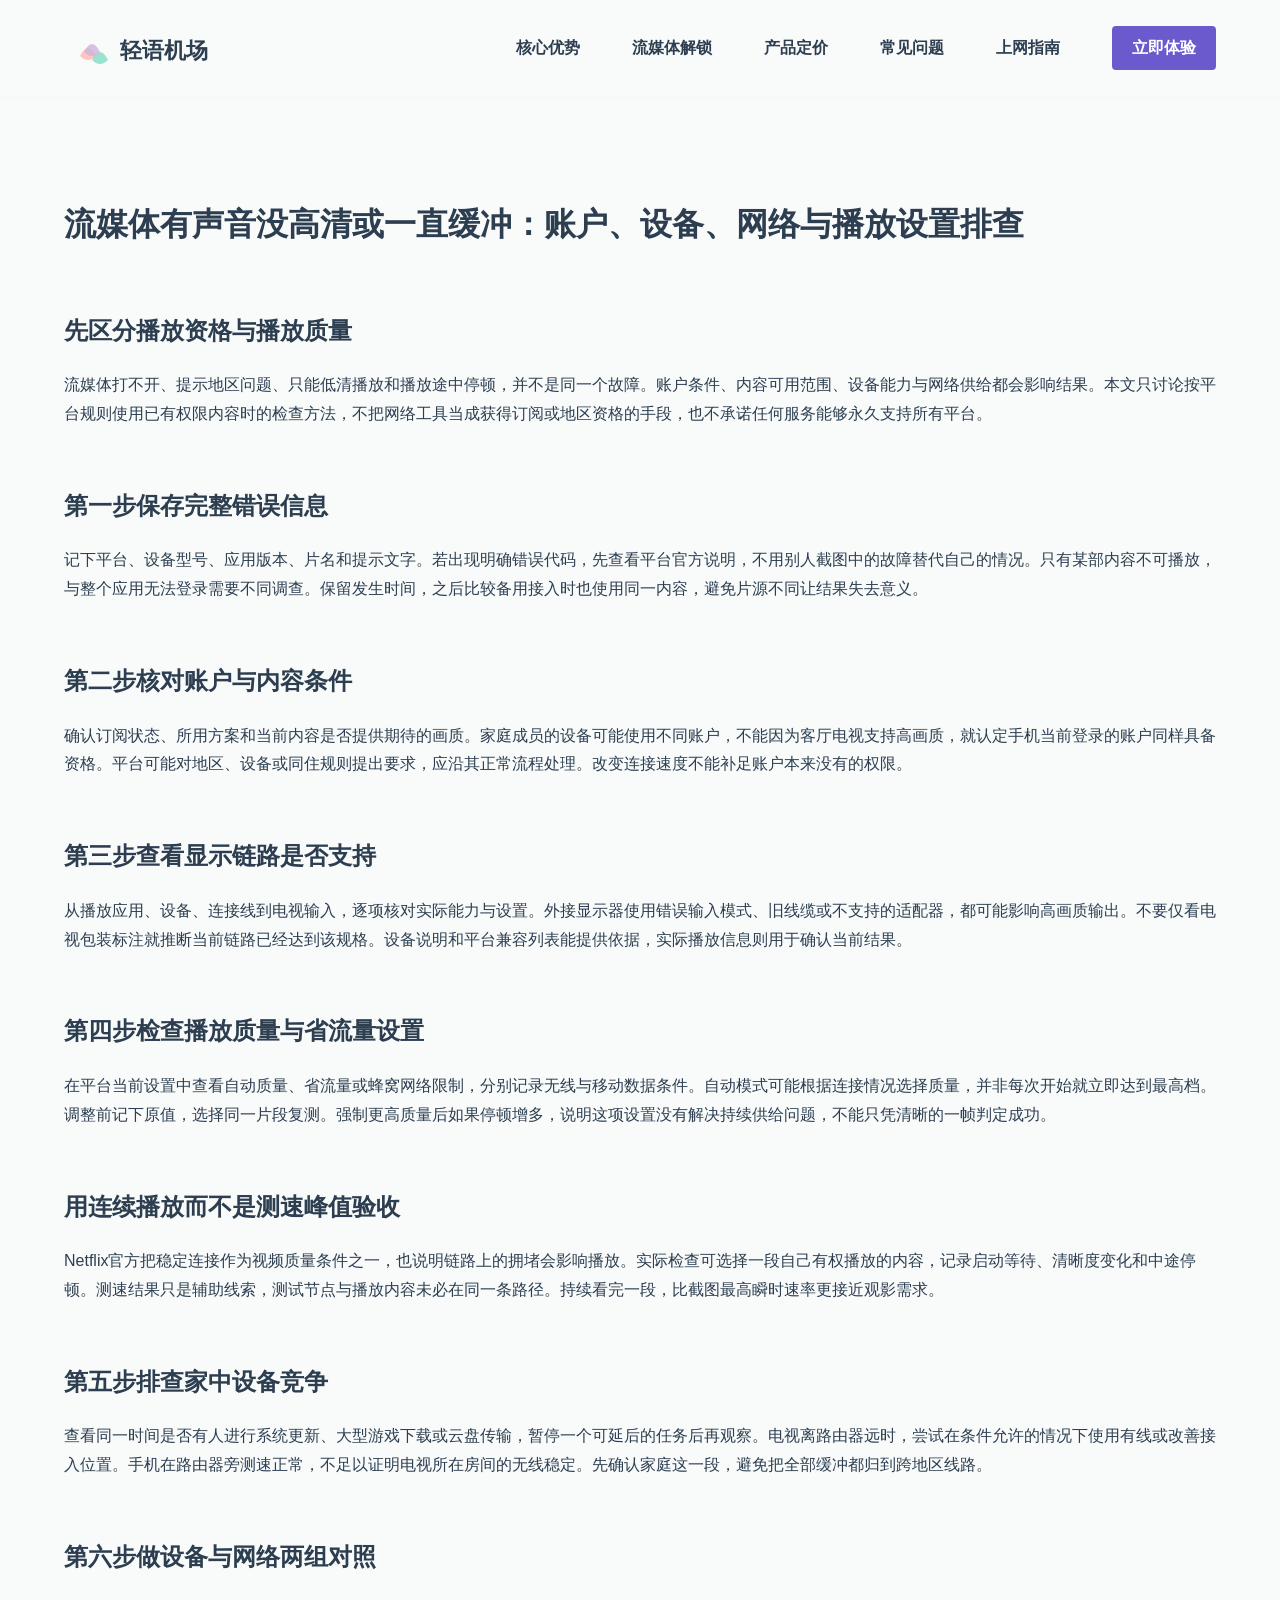
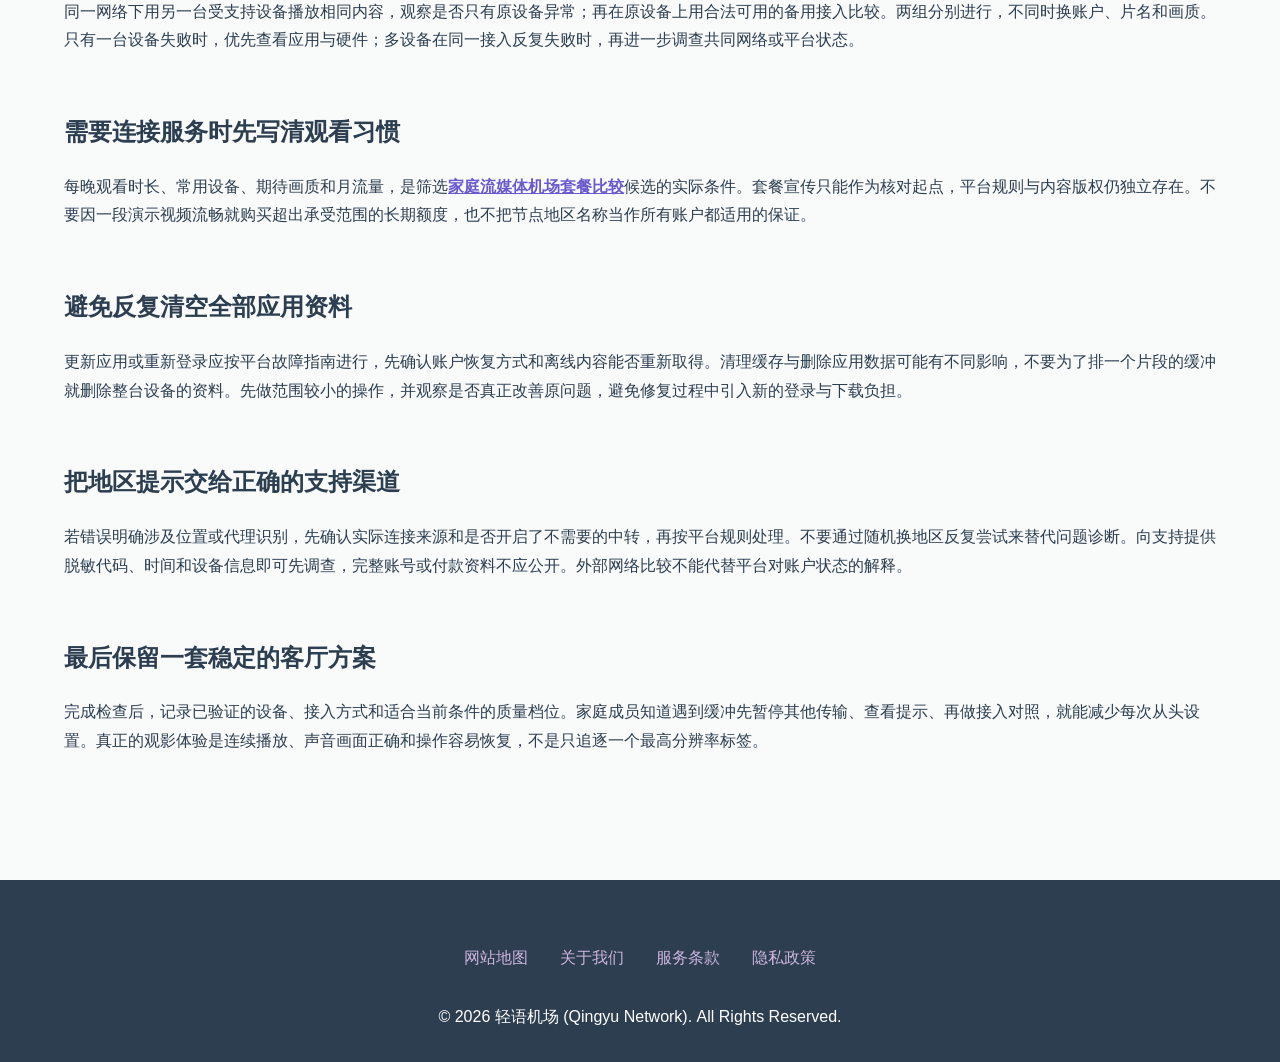
<file: unlock-streaming-platforms.html>
<!DOCTYPE html>

<html lang="zh-CN">
<head>
<meta charset="utf-8"/>
<meta content="width=device-width, initial-scale=1.0" name="viewport"/>
<title>流媒体有声音没高清或一直缓冲：账户、设备、网络与播放设置排查</title>
<meta content="流媒体有声音没高清或一直缓冲：账户、设备、网络与播放设置排查：逐步核对设备、任务与结果，提供可执行的检查方法和常见误区说明。" name="description"/>
<link href="style.css" rel="stylesheet"/>
  <link rel="canonical" href="https://qingyujichang.mom/unlock-streaming-platforms.html">
</head>
<body>
<header>
<div class="logo">
<svg height="48" viewbox="0 0 200 60" width="160" xmlns="http://www.w3.org/2000/svg">
<path d="M 20 40 Q 30 20 40 40 Q 30 50 20 40 Z" fill="#FFB7B2" opacity="0.8"></path>
<path d="M 35 45 Q 45 25 55 45 Q 45 55 35 45 Z" fill="#84DCC6" opacity="0.8"></path>
<path d="M 25 35 Q 35 15 45 35 Q 35 45 25 35 Z" fill="#CDB4DB" opacity="0.8"></path>
<text fill="#2C3E50" font-family="'Microsoft YaHei', sans-serif" font-size="28" font-weight="bold" x="70" y="42">轻语机场</text>
</svg>
</div>
<input class="menu-toggle" id="mobile-menu-toggle" style="display:none;" type="checkbox"/>
<label class="menu-hamburger" for="mobile-menu-toggle">
<span></span><span></span><span></span>
</label>
<nav style="display:flex; gap: 20px; align-items: center;">
<a href="index.html#advantages" style="text-decoration:none; color:inherit; font-weight:bold;">核心优势</a>
<a href="index.html#streaming" style="text-decoration:none; color:inherit; font-weight:bold;">流媒体解锁</a>
<a href="index.html#pricing" style="text-decoration:none; color:inherit; font-weight:bold;">产品定价</a>
<a href="index.html#faq" style="text-decoration:none; color:inherit; font-weight:bold;">常见问题</a>
<a href="surfing-guide.html" style="text-decoration:none; color:inherit; font-weight:bold;">上网指南</a>
<a class="nav-cta" href="https://ww012.twilightaff.com/#/?code=A56DH1Af" rel="nofollow" target="_blank">立即体验</a>
</nav>
</header>
<div class="article-content container" style="padding: 100px 5%; line-height: 1.8;"><h1 style="color:#2C3E50; margin-bottom: 30px;">流媒体有声音没高清或一直缓冲：账户、设备、网络与播放设置排查</h1><div data-swc-article-body="2026-11-16"><h2>先区分播放资格与播放质量</h2><p>流媒体打不开、提示地区问题、只能低清播放和播放途中停顿，并不是同一个故障。账户条件、内容可用范围、设备能力与网络供给都会影响结果。本文只讨论按平台规则使用已有权限内容时的检查方法，不把网络工具当成获得订阅或地区资格的手段，也不承诺任何服务能够永久支持所有平台。</p><h2>第一步保存完整错误信息</h2><p>记下平台、设备型号、应用版本、片名和提示文字。若出现明确错误代码，先查看平台官方说明，不用别人截图中的故障替代自己的情况。只有某部内容不可播放，与整个应用无法登录需要不同调查。保留发生时间，之后比较备用接入时也使用同一内容，避免片源不同让结果失去意义。</p><h2>第二步核对账户与内容条件</h2><p>确认订阅状态、所用方案和当前内容是否提供期待的画质。家庭成员的设备可能使用不同账户，不能因为客厅电视支持高画质，就认定手机当前登录的账户同样具备资格。平台可能对地区、设备或同住规则提出要求，应沿其正常流程处理。改变连接速度不能补足账户本来没有的权限。</p><h2>第三步查看显示链路是否支持</h2><p>从播放应用、设备、连接线到电视输入，逐项核对实际能力与设置。外接显示器使用错误输入模式、旧线缆或不支持的适配器，都可能影响高画质输出。不要仅看电视包装标注就推断当前链路已经达到该规格。设备说明和平台兼容列表能提供依据，实际播放信息则用于确认当前结果。</p><h2>第四步检查播放质量与省流量设置</h2><p>在平台当前设置中查看自动质量、省流量或蜂窝网络限制，分别记录无线与移动数据条件。自动模式可能根据连接情况选择质量，并非每次开始就立即达到最高档。调整前记下原值，选择同一片段复测。强制更高质量后如果停顿增多，说明这项设置没有解决持续供给问题，不能只凭清晰的一帧判定成功。</p><h2>用连续播放而不是测速峰值验收</h2><p>Netflix官方把稳定连接作为视频质量条件之一，也说明链路上的拥堵会影响播放。实际检查可选择一段自己有权播放的内容，记录启动等待、清晰度变化和中途停顿。测速结果只是辅助线索，测试节点与播放内容未必在同一条路径。持续看完一段，比截图最高瞬时速率更接近观影需求。</p><h2>第五步排查家中设备竞争</h2><p>查看同一时间是否有人进行系统更新、大型游戏下载或云盘传输，暂停一个可延后的任务后再观察。电视离路由器远时，尝试在条件允许的情况下使用有线或改善接入位置。手机在路由器旁测速正常，不足以证明电视所在房间的无线稳定。先确认家庭这一段，避免把全部缓冲都归到跨地区线路。</p><h2>第六步做设备与网络两组对照</h2><p>同一网络下用另一台受支持设备播放相同内容，观察是否只有原设备异常；再在原设备上用合法可用的备用接入比较。两组分别进行，不同时换账户、片名和画质。只有一台设备失败时，优先查看应用与硬件；多设备在同一接入反复失败时，再进一步调查共同网络或平台状态。</p><h2>需要连接服务时先写清观看习惯</h2><p>每晚观看时长、常用设备、期待画质和月流量，是筛选<a href="https://dajichang.mom/">家庭流媒体机场套餐比较</a>候选的实际条件。套餐宣传只能作为核对起点，平台规则与内容版权仍独立存在。不要因一段演示视频流畅就购买超出承受范围的长期额度，也不把节点地区名称当作所有账户都适用的保证。</p><h2>避免反复清空全部应用资料</h2><p>更新应用或重新登录应按平台故障指南进行，先确认账户恢复方式和离线内容能否重新取得。清理缓存与删除应用数据可能有不同影响，不要为了排一个片段的缓冲就删除整台设备的资料。先做范围较小的操作，并观察是否真正改善原问题，避免修复过程中引入新的登录与下载负担。</p><h2>把地区提示交给正确的支持渠道</h2><p>若错误明确涉及位置或代理识别，先确认实际连接来源和是否开启了不需要的中转，再按平台规则处理。不要通过随机换地区反复尝试来替代问题诊断。向支持提供脱敏代码、时间和设备信息即可先调查，完整账号或付款资料不应公开。外部网络比较不能代替平台对账户状态的解释。</p><h2>最后保留一套稳定的客厅方案</h2><p>完成检查后，记录已验证的设备、接入方式和适合当前条件的质量档位。家庭成员知道遇到缓冲先暂停其他传输、查看提示、再做接入对照，就能减少每次从头设置。真正的观影体验是连续播放、声音画面正确和操作容易恢复，不是只追逐一个最高分辨率标签。</p></div></div>
<footer>
<div class="footer-links">
<a href="sitemap.html">网站地图</a>
<a href="about.html">关于我们</a>
<a href="terms.html">服务条款</a>
<a href="privacy.html">隐私政策</a>
</div>
<p>© 2026 轻语机场 (Qingyu Network). All Rights Reserved.</p>
</footer>
</body>
</html>
</file>
<file: style.css>
/* style.css */
:root {
  --teal: #84DCC6;
  --peach: #FFB7B2;
  --lavender: #CDB4DB;
  --white: #F9FBFB;
  --text-dark: #2C3E50;
  --text-light: #5F6A75;
  --blob-radius-1: 40% 60% 70% 30% / 40% 50% 60% 50%;
  --blob-radius-2: 60% 40% 30% 70% / 50% 60% 40% 50%;
  --blob-radius-3: 50% 50% 70% 30% / 30% 60% 40% 70%;
}

* {
  box-sizing: border-box;
  margin: 0;
  padding: 0;
}

body {
  font-family: 'Helvetica Neue', 'PingFang SC', 'Microsoft YaHei', sans-serif;
  background-color: var(--white);
  color: var(--text-dark);
  line-height: 1.7;
  overflow-x: hidden;
}

a { text-decoration: none; }

header {
  display: flex;
  justify-content: space-between;
  align-items: center;
  padding: 1.5rem 5%;
  background: rgba(249, 251, 251, 0.85);
  backdrop-filter: blur(10px);
  position: sticky;
  top: 0;
  z-index: 1000;
  box-shadow: 0 2px 10px rgba(0,0,0,0.02);
}

.logo {
  display: flex;
  align-items: center;
}

nav a {
  margin-left: 2rem;
  color: var(--text-dark);
  font-weight: 500;
  transition: color 0.3s;
}

nav a:hover { color: var(--teal); }

section {
  padding: 6rem 5%;
  position: relative;
}

.hero {
  text-align: center;
  padding: 10rem 5% 8rem;
  background: linear-gradient(135deg, rgba(132, 220, 198, 0.3), rgba(205, 180, 219, 0.3));
  position: relative;
  overflow: hidden;
}

.hero::before {
  content: '';
  position: absolute;
  top: -20%; left: -10%;
  width: 500px; height: 500px;
  background: var(--teal);
  opacity: 0.1;
  border-radius: var(--blob-radius-1);
  z-index: -1;
  animation: morph 8s ease-in-out infinite alternate;
}

.hero::after {
  content: '';
  position: absolute;
  bottom: -20%; right: -10%;
  width: 400px; height: 400px;
  background: var(--peach);
  opacity: 0.1;
  border-radius: var(--blob-radius-2);
  z-index: -1;
  animation: morph 10s ease-in-out infinite alternate-reverse;
}

@keyframes morph {
  0% { border-radius: var(--blob-radius-1); transform: rotate(0deg); }
  100% { border-radius: var(--blob-radius-2); transform: rotate(10deg); }
}

.hero h1 {
  font-size: 3.5rem;
  margin-bottom: 1.5rem;
  color: var(--text-dark);
  font-weight: 800;
}

.hero p {
  font-size: 1.3rem;
  color: var(--text-light);
  margin-bottom: 3rem;
  max-width: 600px;
  margin-inline: auto;
}

.cta-group {
  display: flex;
  justify-content: center;
  gap: 1.5rem;
  flex-wrap: wrap;
}

.btn {
  display: inline-flex;
  align-items: center;
  justify-content: center;
  padding: 1rem 2.5rem;
  border-radius: 50px;
  font-size: 1.1rem;
  font-weight: bold;
  transition: all 0.3s ease;
  box-shadow: 0 4px 15px rgba(0,0,0,0.05);
}

.btn-primary {
  background-color: var(--teal);
  color: #fff;
}
.btn-primary:hover { background-color: #6bc4ae; transform: translateY(-3px); box-shadow: 0 8px 25px rgba(132, 220, 198, 0.4); }

.btn-secondary {
  background-color: var(--peach);
  color: #fff;
}
.btn-secondary:hover { background-color: #f2a6a1; transform: translateY(-3px); box-shadow: 0 8px 25px rgba(255, 183, 178, 0.4); }

.btn-dofollow {
  background-color: #fff;
  color: var(--text-dark);
  border: 2px solid var(--lavender);
}
.btn-dofollow:hover { background-color: var(--lavender); color: #fff; transform: translateY(-3px); box-shadow: 0 8px 25px rgba(205, 180, 219, 0.4); }

.section-title {
  text-align: center;
  font-size: 2.5rem;
  margin-bottom: 4rem;
  color: var(--text-dark);
  position: relative;
  display: inline-block;
  left: 50%;
  transform: translateX(-50%);
}

.section-title::after {
  content: '';
  position: absolute;
  bottom: -10px;
  left: 0;
  width: 100%;
  height: 6px;
  background: var(--lavender);
  border-radius: 10px;
  opacity: 0.5;
}

.grid {
  display: grid;
  grid-template-columns: repeat(auto-fit, minmax(300px, 1fr));
  gap: 2.5rem;
  max-width: 1200px;
  margin: 0 auto;
}

.card {
  background: #fff;
  padding: 3rem 2rem;
  border-radius: var(--blob-radius-1);
  box-shadow: 0 15px 35px rgba(0,0,0,0.03);
  text-align: center;
  transition: all 0.4s ease;
  position: relative;
  z-index: 1;
}

.card::before {
  content: '';
  position: absolute;
  top: -10%; left: -10%;
  width: 120%; height: 120%;
  background: radial-gradient(circle, rgba(132,220,198,0.05) 0%, rgba(255,255,255,0) 70%);
  z-index: -1;
  opacity: 0;
  transition: opacity 0.4s ease;
}

.card:hover {
  border-radius: var(--blob-radius-2);
  transform: translateY(-10px);
}
.card:hover::before { opacity: 1; }

.card svg {
  width: 80px;
  height: 80px;
  margin-bottom: 1.5rem;
}

.card h3 {
  font-size: 1.5rem;
  margin-bottom: 1rem;
  color: var(--text-dark);
}

.card p {
  color: var(--text-light);
}

.price-card {
  border-radius: var(--blob-radius-3);
  border: 2px solid transparent;
}
.price-card.featured {
  background: linear-gradient(180deg, #fff 0%, rgba(255,183,178,0.1) 100%);
  border-color: var(--peach);
}

.price {
  font-size: 3rem;
  font-weight: 800;
  color: var(--teal);
  margin: 1.5rem 0;
}
.price span { font-size: 1rem; color: var(--text-light); font-weight: normal; }

.features-list { list-style: none; margin-bottom: 2rem; text-align: left; display: inline-block; }
.features-list li { margin-bottom: 0.8rem; display: flex; align-items: center; gap: 0.5rem; }
.features-list li::before {
  content: '';
  display: inline-block;
  width: 16px; height: 16px;
  background-image: url('data:image/svg+xml;utf8,<svg xmlns="http://www.w3.org/2000/svg" viewBox="0 0 24 24" fill="%2384DCC6"><path d="M12 22C6.477 22 2 17.523 2 12S6.477 2 12 2s10 4.477 10 10-4.477 10-10 10zm-1.177-7.86l7.07-7.071-1.414-1.414-5.656 5.657-2.829-2.829-1.414 1.414 4.243 4.243z"/></svg>');
}

.faq-item {
  background: #fff;
  border-radius: 20px;
  padding: 1.5rem;
  margin-bottom: 1.5rem;
  box-shadow: 0 5px 15px rgba(0,0,0,0.02);
}
.faq-item h4 { font-size: 1.2rem; color: var(--text-dark); margin-bottom: 0.5rem; }

.wave-divider {
  width: 100%;
  overflow: hidden;
  line-height: 0;
}
.wave-divider svg { display: block; width: calc(100% + 1.3px); height: 150px; }

footer {
  background: var(--text-dark);
  color: #fff;
  padding: 4rem 5% 2rem;
  text-align: center;
}

.footer-links { margin-bottom: 2rem; display: flex; justify-content: center; gap: 2rem; flex-wrap: wrap; }
.footer-links a { color: var(--lavender); transition: color 0.3s; }
.footer-links a:hover { color: var(--teal); }

.page-container {
  max-width: 800px;
  margin: 5rem auto;
  padding: 3rem;
  background: #fff;
  border-radius: var(--blob-radius-1);
  box-shadow: 0 20px 40px rgba(0,0,0,0.05);
}
.page-container h1 { color: var(--teal); margin-bottom: 2rem; font-size: 2.5rem; text-align: center; }
.page-container h2 { color: var(--text-dark); margin: 2rem 0 1rem; }
.page-container p { margin-bottom: 1.5rem; color: var(--text-light); }
.page-container ul { margin-left: 2rem; margin-bottom: 1.5rem; color: var(--text-light); }
.page-container li { margin-bottom: 0.5rem; }

@media (max-width: 768px) {
  header { flex-direction: column; gap: 1rem; padding: 1rem; }
  nav a { margin: 0 0.5rem; font-size: 0.9rem; }
  .hero h1 { font-size: 2.5rem; }
  .section-title { font-size: 2rem; }
  .grid { grid-template-columns: 1fr; }
  .page-container { margin: 2rem 5%; padding: 2rem 1.5rem; border-radius: 20px; }
}

/* Article Content Link Styles */
.article-content a {
    color: #6a5acd !important;
    text-decoration: underline;
    font-weight: bold;
}
.article-content a:visited {
    color: #6a5acd !important;
}
.article-content a:hover {
    opacity: 0.8;
}

/* Force CTA Button Styling in Nav */
.nav-cta {
    background-color: #6a5acd !important;
    color: #fff !important;
    padding: 8px 20px !important;
    border-radius: 4px !important;
    font-weight: bold !important;
    text-decoration: none !important;
    display: inline-block !important;
    transition: transform 0.2s, opacity 0.2s !important;
}
.nav-cta:hover {
    transform: translateY(-2px) !important;
    opacity: 0.9 !important;
}

/* Article Content Typography & Spacing */
.article-content h2 {
    margin-top: 2.5em !important;
    margin-bottom: 1em !important;
    line-height: 1.4 !important;
}
.article-content h3 {
    margin-top: 2em !important;
    margin-bottom: 0.8em !important;
    line-height: 1.4 !important;
}
.article-content p {
    margin-bottom: 1.5em !important;
}
.article-content ul, .article-content ol {
    margin-bottom: 1.5em !important;
    padding-left: 2em !important;
}
.article-content li {
    margin-bottom: 0.5em !important;
}

/* Mobile Hamburger Menu Fix */
.menu-toggle, .menu-hamburger {
    display: none;
}

@media (max-width: 768px) {
    .menu-hamburger {
        display: flex;
        flex-direction: column;
        justify-content: space-between;
        width: 30px;
        height: 21px;
        cursor: pointer;
        z-index: 10000;
        margin-left: auto; /* Push to the right */
    }
    .menu-hamburger span {
        display: block;
        height: 3px;
        width: 100%;
        background-color: #333;
        border-radius: 3px;
        transition: all 0.3s ease;
    }
    
    .nav-links, nav {
        display: none !important;
        position: absolute;
        top: 100%;
        left: 0;
        width: 100%;
        background-color: #fff;
        flex-direction: column;
        align-items: center;
        padding: 20px 0;
        box-shadow: 0 10px 20px rgba(0,0,0,0.1);
        border-top: 1px solid rgba(128,128,128,0.2);
    }
    
    .menu-toggle:checked ~ .nav-links, .menu-toggle:checked ~ nav {
        display: flex !important;
    }
    
    .nav-links a, nav a {
        margin: 10px 0 !important;
        font-size: 16px !important;
    }
    
    /* Hamburger animation */
    .menu-toggle:checked + .menu-hamburger span:nth-child(1) {
        transform: translateY(9px) rotate(45deg);
    }
    .menu-toggle:checked + .menu-hamburger span:nth-child(2) {
        opacity: 0;
    }
    .menu-toggle:checked + .menu-hamburger span:nth-child(3) {
        transform: translateY(-9px) rotate(-45deg);
    }
}
</file>
